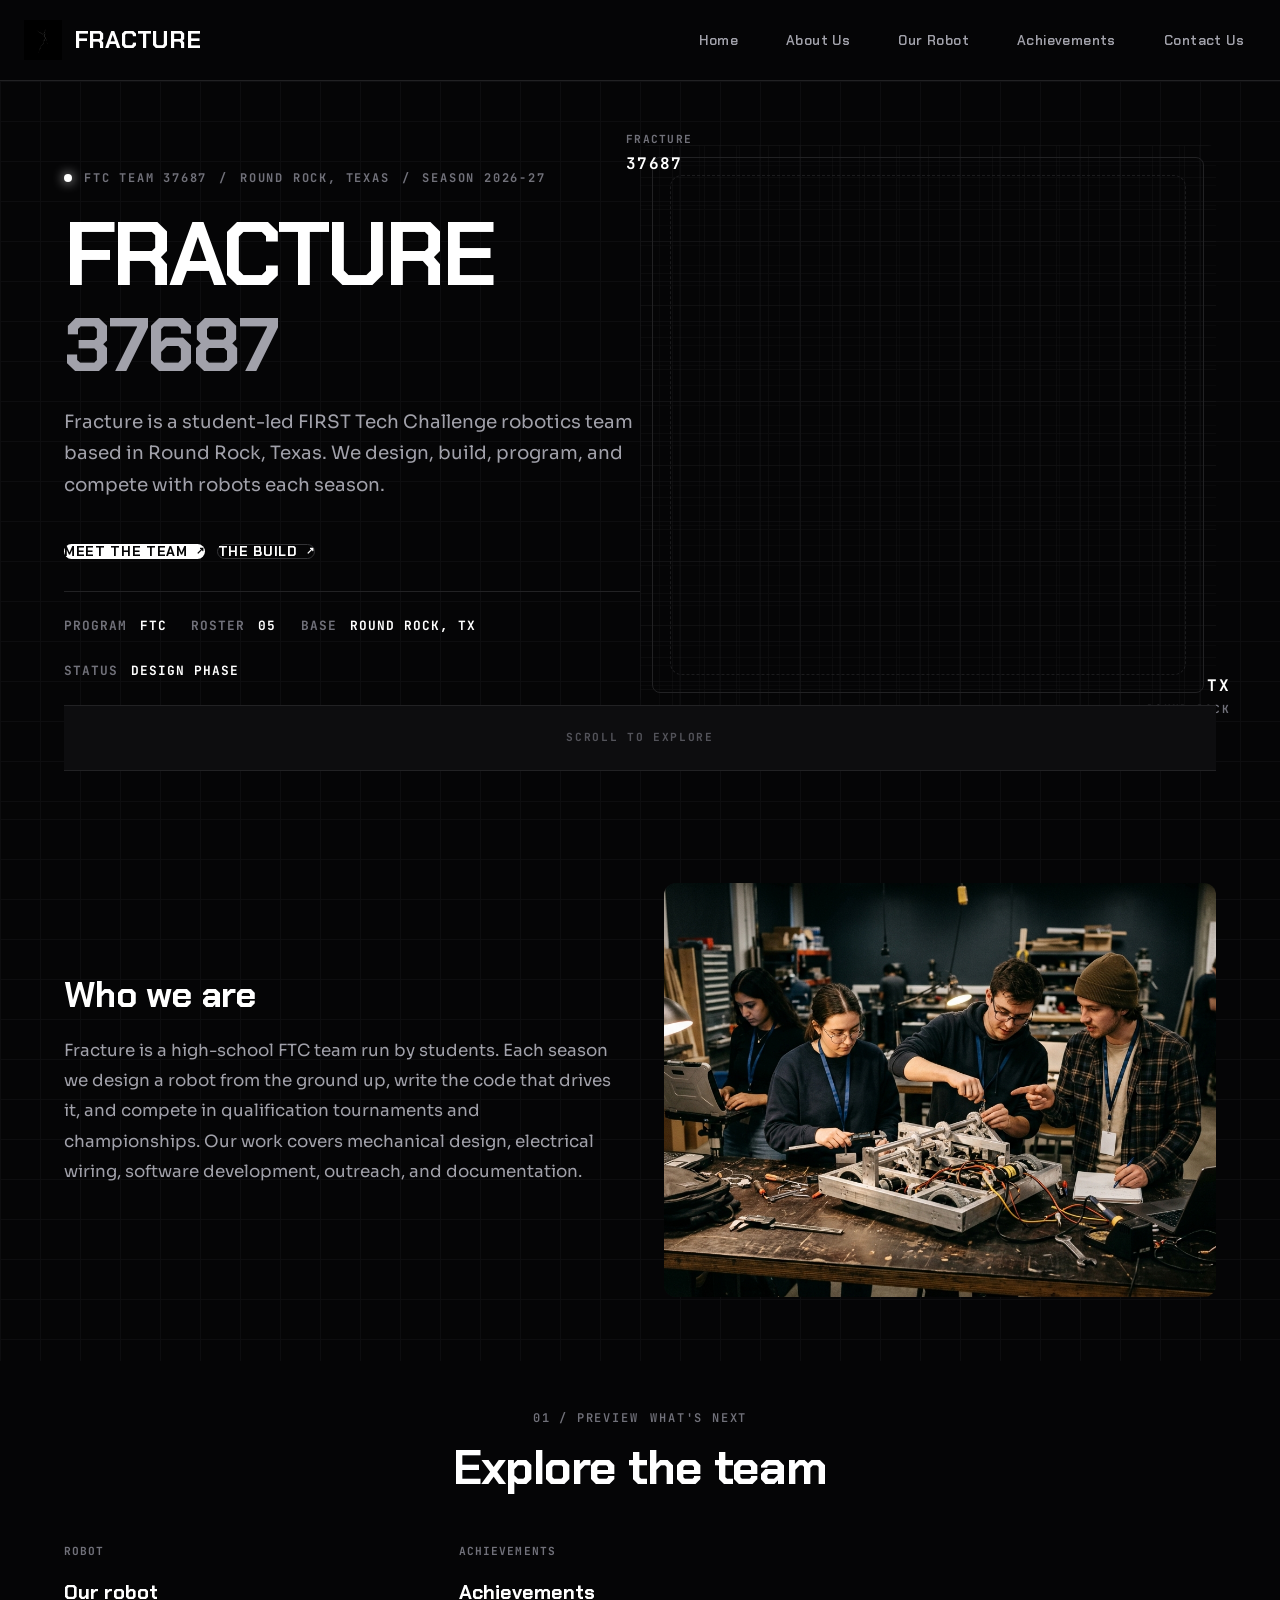
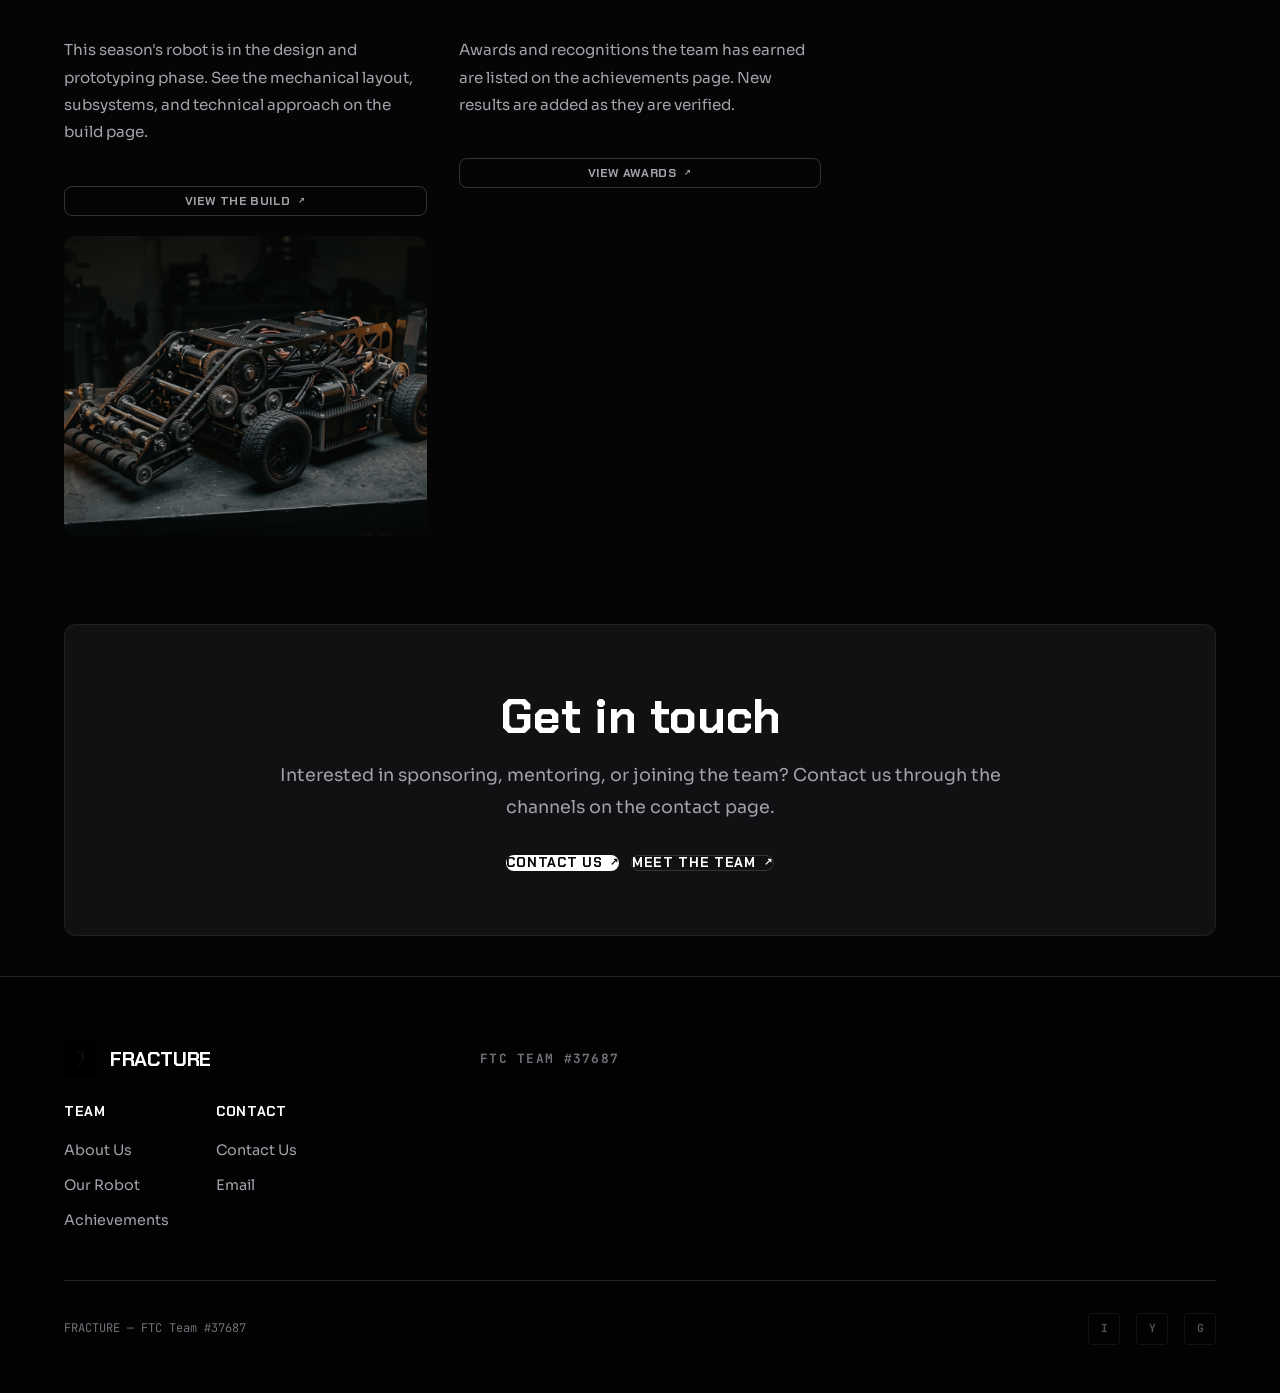
<file: index.html>
<!DOCTYPE html>
<html lang="en">
<head>
  <meta charset="utf-8" />
  <meta name="viewport" content="width=device-width, initial-scale=1" />
  <title>FRACTURE �?" FTC Team 37687</title>
  <meta name="description" content="Fracture is a student-led FIRST Tech Challenge robotics team based in Round Rock, Texas. Team 37687 designs, builds, programs, and competes with robots." />
  <meta name="theme-color" content="#050506" />
  <link rel="icon" type="image/svg+xml" href="data:image/svg+xml,%3Csvg xmlns='http://www.w3.org/2000/svg' viewBox='0 0 32 32'%3E%3Crect width='32' height='32' fill='%23050506'/%3E%3Cpath d='M8 8h16v16H8z' fill='%23ffffff'/%3E%3C/svg%3E" />
  <link rel="preconnect" href="https://fonts.googleapis.com" />
  <link rel="preconnect" href="https://gstatic.com" crossorigin />
  <link href="https://fonts.googleapis.com/css2?family=Chakra+Petch:wght@400;600;700;800&family=JetBrains+Mono:wght@400;500;700&family=Sora:wght@400;500;600&display=swap" rel="stylesheet" />
  <link rel="stylesheet" href="assets/css/base.css" />
  <link rel="stylesheet" href="assets/css/layout.css" />
  <link rel="stylesheet" href="assets/css/components.css" />
  <link rel="stylesheet" href="assets/css/pages.css" />
</head>
<body data-page="home">
  <a class="skip-link" href="#main">Skip to content</a>

  <header class="site-header" id="site-header"></header>

  <div class="page">
    <main id="main" class="main-content">

      <!-- Hero -->
      <section class="hero-home grid-bg" id="hero">
        <div class="container">
          <div class="hero-layout">
            <div class="hero-copy reveal reveal--up">
              <div class="hero-kicker">
                <span class="status-dot" aria-hidden="true"></span>
                <span>FTC TEAM 37687</span>
                <span class="slash">/</span>
                <span>ROUND ROCK, TEXAS</span>
                <span class="slash">/</span>
                <span>SEASON 2026-27</span>
              </div>

              <h1 class="hero-title display">
                <span class="hero-title-line">FRACTURE</span>
                <span class="hero-title-line hero-number">37687</span>
              </h1>

              <p class="hero-lede">
                Fracture is a student-led FIRST Tech Challenge robotics team based in Round Rock, Texas. We design, build, program, and compete with robots each season.
              </p>

              <div class="hero-actions">
                <a class="btn btn--primary" href="about.html">MEET THE TEAM <span class="btn-arrow" aria-hidden="true">&#8599;</span></a>
                <a class="btn btn--ghost" href="robot.html">THE BUILD <span class="btn-arrow" aria-hidden="true">&#8599;</span></a>
              </div>

              <div class="hero-specs">
                <span class="hero-spec">PROGRAM <strong>FTC</strong></span>
                <span class="hero-spec">ROSTER <strong>05</strong></span>
                <span class="hero-spec">BASE <strong>ROUND ROCK, TX</strong></span>
                <span class="hero-spec">STATUS <strong>DESIGN PHASE</strong></span>
              </div>
            </div>

            <div class="hero-visual reveal reveal--right">
              <div class="hero-graphic">
                <div class="graphic-frame"></div>
                <div class="graphic-mark"></div>
                <div class="graphic-lines"></div>
                <div class="graphic-grid"></div>
                <div class="graphic-tag graphic-tag--tl">
                  <span>FRACTURE</span>
                  <strong>37687</strong>
                </div>
                <div class="graphic-tag graphic-tag--br">
                  <span>ROUND ROCK</span>
                  <strong>TX</strong>
                </div>
              </div>
            </div>
          </div>

          <div class="stat-band-wrap">
            <div class="stat-band reveal reveal--up" id="home-kpi-strip"></div>
          </div>

          <div class="hero-scroll">SCROLL TO EXPLORE</div>
        </div>
      </section>

      <!-- Introduction -->
      <section class="section home-intro grid-bg" id="intro">
        <div class="container">
          <div class="split split--reverse">
            <div class="split__copy reveal reveal--left">
              <h2 class="split__heading">Who we are</h2>
              <p class="split__body">
                Fracture is a high-school FTC team run by students. Each season we design a robot from the ground up, write the code that drives it, and compete in qualification tournaments and championships. Our work covers mechanical design, electrical wiring, software development, outreach, and documentation.
              </p>
            </div>
            <div class="split__visual reveal reveal--right">
              <figure class="figure ratio-4-3">
                <img
                  src="assets/images/team/workshop-collab.jpg"
                  alt="Team collaborating in the workshop"
                  loading="lazy"
                  decoding="async"
                />
              </figure>
            </div>
          </div>
        </div>
      </section>

      <!-- Previews -->
      <section class="section home-preview section--compact" id="previews">
        <div class="container">
          <div class="section-head section-head--center">
            <div class="section-head__label">
              <span>01 / PREVIEW</span>
              <span>WHAT'S NEXT</span>
            </div>
            <div class="section-head__main">
              <h2 class="section-title">Explore the team</h2>
            </div>
          </div>

          <div class="preview-row">
            <div class="preview-item reveal reveal--up">
              <div class="preview-item__meta">ROBOT</div>
              <h3 class="preview-item__heading">Our robot</h3>
              <p class="preview-item__body">
                This season's robot is in the design and prototyping phase. See the mechanical layout, subsystems, and technical approach on the build page.
              </p>
              <a class="btn btn--outline btn-sm" href="robot.html">VIEW THE BUILD <span class="btn-arrow" aria-hidden="true">&#8599;</span></a>
              <div class="preview-item__figure">
                <img
                  src="assets/images/robot/hero-chassis.jpg"
                  alt="Robot chassis reference"
                  loading="lazy"
                  decoding="async"
                />
              </div>
            </div>

            <div class="preview-item reveal reveal--up">
              <div class="preview-item__meta">ACHIEVEMENTS</div>
              <h3 class="preview-item__heading">Achievements</h3>
              <p class="preview-item__body">
                Awards and recognitions the team has earned are listed on the achievements page. New results are added as they are verified.
              </p>
              <a class="btn btn--outline btn-sm" href="achievements.html">VIEW AWARDS <span class="btn-arrow" aria-hidden="true">&#8599;</span></a>
            </div>
          </div>
        </div>
      </section>

      <!-- Call to action -->
      <section class="section section--small" id="cta">
        <div class="container">
          <div class="cta reveal reveal--up">
            <h2 class="cta__heading">Get in touch</h2>
            <p class="cta__body">
              Interested in sponsoring, mentoring, or joining the team? Contact us through the channels on the contact page.
            </p>
            <div class="cta__actions">
              <a class="btn btn--primary" href="contact.html">CONTACT US <span class="btn-arrow" aria-hidden="true">&#8599;</span></a>
              <a class="btn btn--ghost" href="about.html">MEET THE TEAM <span class="btn-arrow" aria-hidden="true">&#8599;</span></a>
            </div>
          </div>
        </div>
      </section>

    </main>
  </div>

  <footer class="site-footer" id="site-footer"></footer>

  <script src="assets/js/content.js"></script>
  <script src="assets/js/main.js"></script>
</body>
</html>
</file>
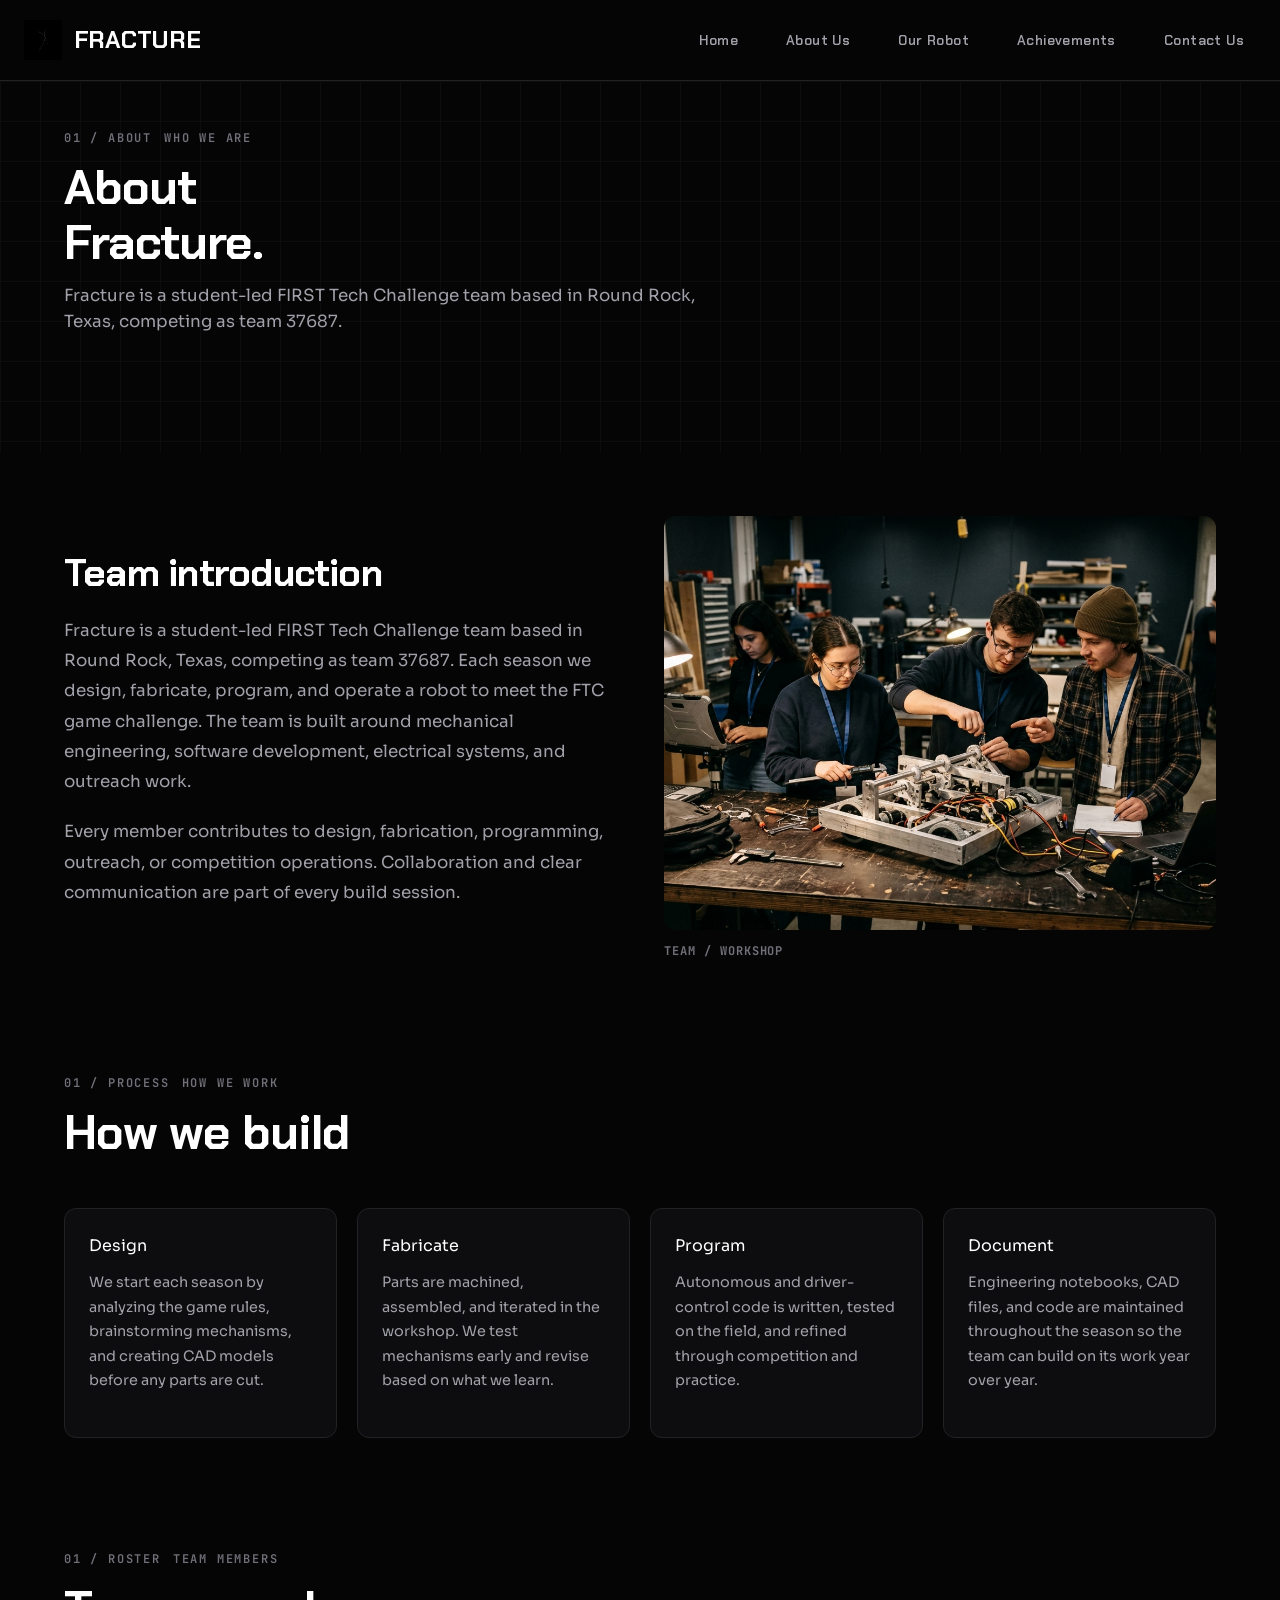
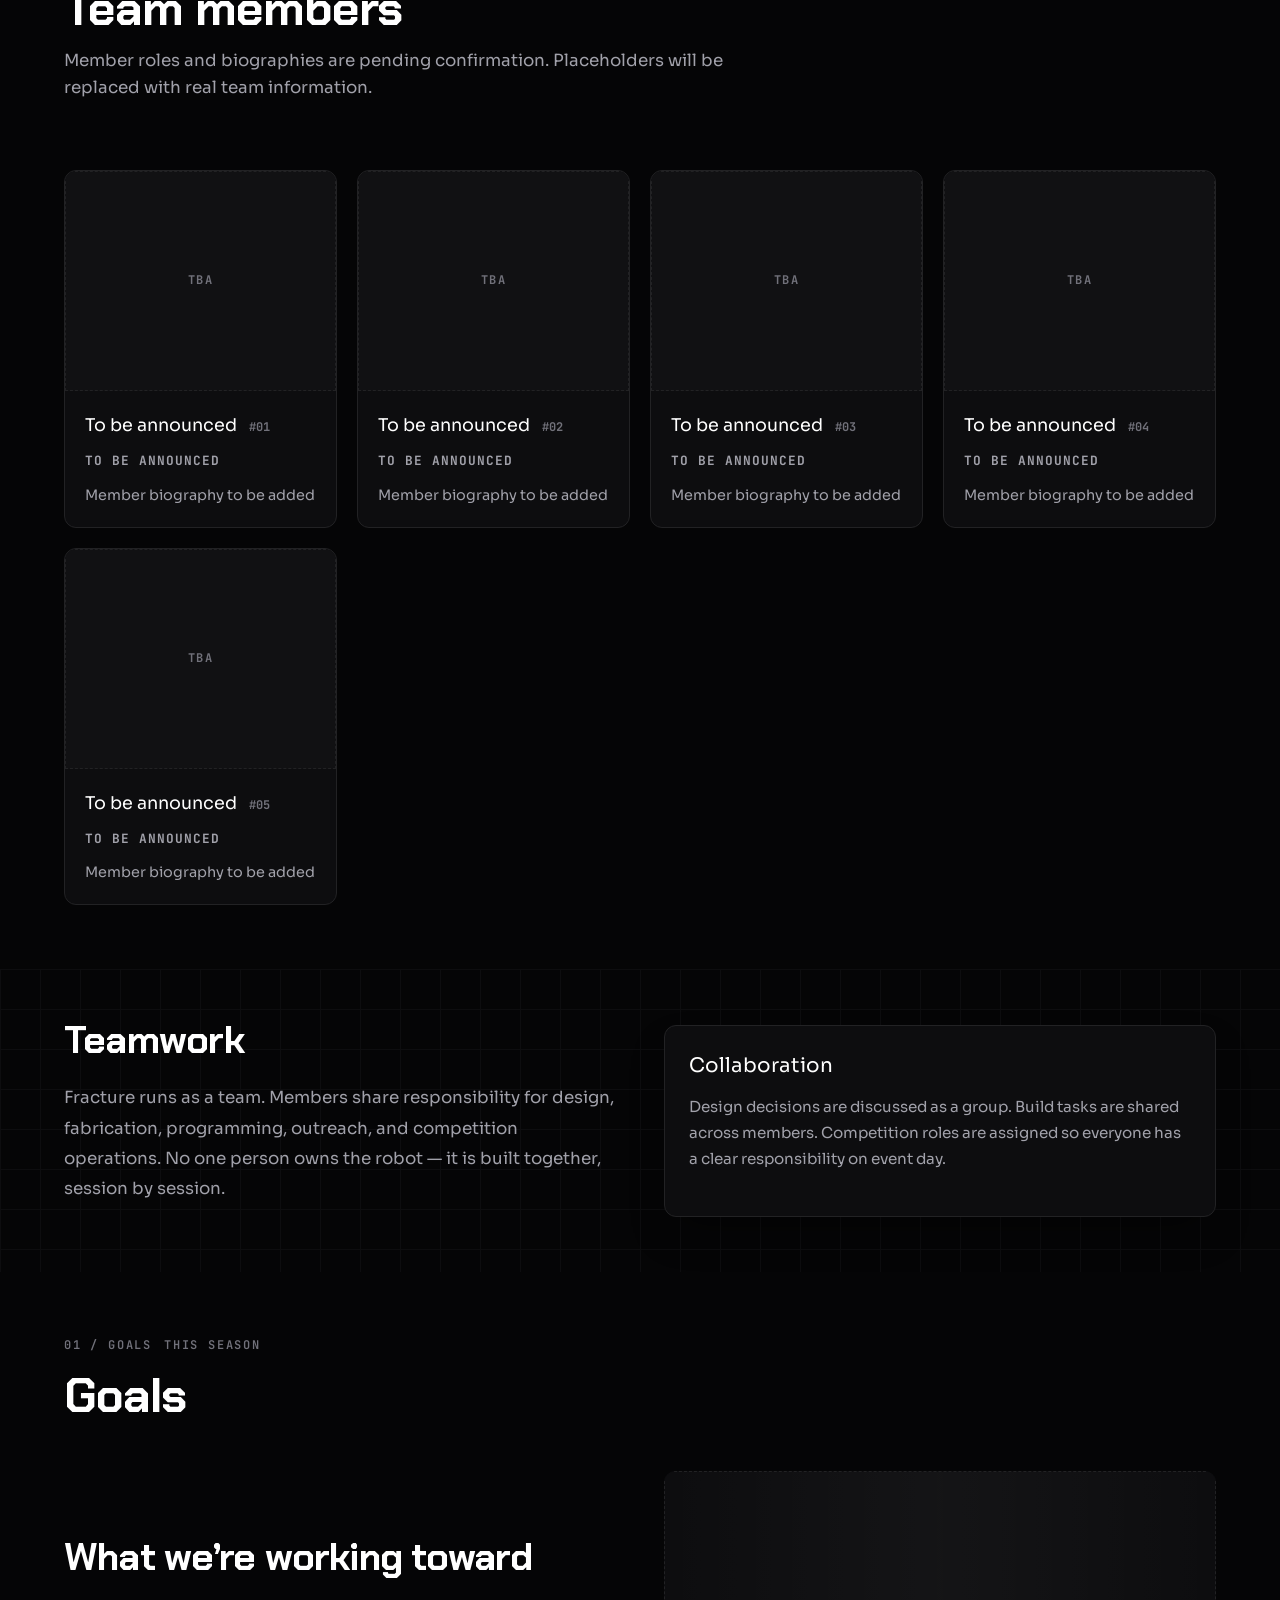
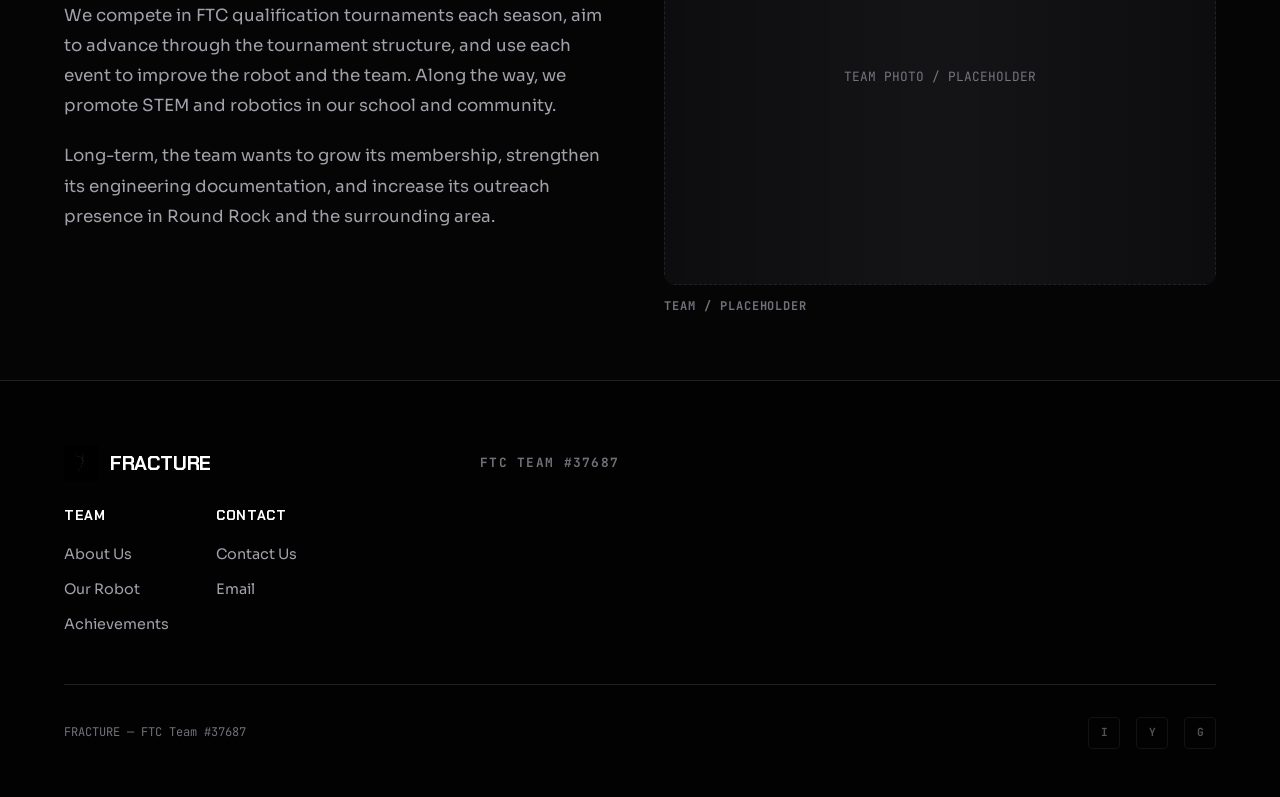
<file: about.html>
<!DOCTYPE html>
<html lang="en">
<head>
  <meta charset="utf-8" />
  <meta name="viewport" content="width=device-width, initial-scale=1" />
  <title>About Us �?" FRACTURE FTC Team 37687</title>
  <meta name="description" content="Fracture is a student-led FIRST Tech Challenge robotics team based in Round Rock, Texas. Learn about the team, our approach, and our members." />
  <meta name="theme-color" content="#050506" />
  <link rel="icon" type="image/svg+xml" href="data:image/svg+xml,%3Csvg xmlns='http://www.w3.org/2000/svg' viewBox='0 0 32 32'%3E%3Crect width='32' height='32' fill='%23050506'/%3E%3Cpath d='M8 8h16v16H8z' fill='%23ffffff'/%3E%3C/svg%3E" />
  <link rel="preconnect" href="https://fonts.googleapis.com" />
  <link rel="preconnect" href="https://gstatic.com" crossorigin />
  <link href="https://fonts.googleapis.com/css2?family=Chakra+Petch:wght@400;600;700;800&family=JetBrains+Mono:wght@400;500;700&family=Sora:wght@400;500;600&display=swap" rel="stylesheet" />
  <link rel="stylesheet" href="assets/css/base.css" />
  <link rel="stylesheet" href="assets/css/layout.css" />
  <link rel="stylesheet" href="assets/css/components.css" />
  <link rel="stylesheet" href="assets/css/pages.css" />
</head>
<body data-page="about">
  <a class="skip-link" href="#main">Skip to content</a>

  <header class="site-header" id="site-header"></header>

  <div class="page">
    <main id="main" class="main-content">

      <!-- Page header -->
      <section class="section section--compact grid-bg" id="about-hero">
        <div class="container">
          <div class="section-head section-head--left reveal reveal--up">
            <div class="section-head__label">
              <span>01 / ABOUT</span>
              <span>WHO WE ARE</span>
            </div>
            <div class="section-head__main">
              <h2 class="section-title">About<br />Fracture.</h2>
            </div>
            <div class="section-head__aside">
              <p>Fracture is a student-led FIRST Tech Challenge team based in Round Rock, Texas, competing as team 37687.</p>
            </div>
          </div>
        </div>
      </section>

      <!-- Introduction -->
      <section class="section" id="about-intro">
        <div class="container">
          <div class="split">
            <div class="split__copy reveal reveal--left">
              <h2 class="split__heading">Team introduction</h2>
              <p class="split__body">
                Fracture is a student-led FIRST Tech Challenge team based in Round Rock, Texas, competing as team 37687. Each season we design, fabricate, program, and operate a robot to meet the FTC game challenge. The team is built around mechanical engineering, software development, electrical systems, and outreach work.
              </p>
              <p class="split__body">
                Every member contributes to design, fabrication, programming, outreach, or competition operations. Collaboration and clear communication are part of every build session.
              </p>
            </div>
            <div class="split__visual reveal reveal--right">
              <figure class="figure ratio-4-3">
                <img
                  src="assets/images/team/workshop-collab.jpg"
                  alt="Team working together in the workshop"
                  loading="lazy"
                  decoding="async"
                />
              </figure>
              <div class="figure-caption">TEAM / WORKSHOP</div>
            </div>
          </div>
        </div>
      </section>

      <!-- How we build -->
      <section class="section section--compact" id="about-approach">
        <div class="container">
          <div class="section-head section-head--left reveal reveal--up">
            <div class="section-head__label">
              <span>01 / PROCESS</span>
              <span>HOW WE WORK</span>
            </div>
            <div class="section-head__main">
              <h2 class="section-title">How we build</h2>
            </div>
          </div>

          <div class="activity-grid">
            <div class="activity-item reveal reveal--up">
              <div class="activity-item__title">Design</div>
              <p class="activity-item__body">
                We start each season by analyzing the game rules, brainstorming mechanisms, and creating CAD models before any parts are cut.
              </p>
            </div>
            <div class="activity-item reveal reveal--up">
              <div class="activity-item__title">Fabricate</div>
              <p class="activity-item__body">
                Parts are machined, assembled, and iterated in the workshop. We test mechanisms early and revise based on what we learn.
              </p>
            </div>
            <div class="activity-item reveal reveal--up">
              <div class="activity-item__title">Program</div>
              <p class="activity-item__body">
                Autonomous and driver-control code is written, tested on the field, and refined through competition and practice.
              </p>
            </div>
            <div class="activity-item reveal reveal--up">
              <div class="activity-item__title">Document</div>
              <p class="activity-item__body">
                Engineering notebooks, CAD files, and code are maintained throughout the season so the team can build on its work year over year.
              </p>
            </div>
          </div>
        </div>
      </section>

      <!-- Team members -->
      <section class="section" id="about-members">
        <div class="container">
          <div class="section-head section-head--left reveal reveal--up">
            <div class="section-head__label">
              <span>01 / ROSTER</span>
              <span>TEAM MEMBERS</span>
            </div>
            <div class="section-head__main">
              <h2 class="section-title">Team members</h2>
            </div>
            <div class="section-head__aside">
              <p>Member roles and biographies are pending confirmation. Placeholders will be replaced with real team information.</p>
            </div>
          </div>

          <div class="member-grid" id="member-list">
            <!-- Members rendered by script -->
          </div>
        </div>
      </section>

      <!-- Teamwork -->
      <section class="section section--compact grid-bg" id="about-teamwork">
        <div class="container">
          <div class="split split--reverse">
            <div class="split__copy reveal reveal--left">
              <h2 class="split__heading">Teamwork</h2>
              <p class="split__body">
                Fracture runs as a team. Members share responsibility for design, fabrication, programming, outreach, and competition operations. No one person owns the robot — it is built together, session by session.
              </p>
            </div>
            <div class="split__visual reveal reveal--right">
              <div class="card card--raised reveal reveal--up">
                <div class="card__title">Collaboration</div>
                <p class="card__body">
                  Design decisions are discussed as a group. Build tasks are shared across members. Competition roles are assigned so everyone has a clear responsibility on event day.
                </p>
              </div>
            </div>
          </div>
        </div>
      </section>

      <!-- Goals -->
      <section class="section" id="about-goals">
        <div class="container">
          <div class="section-head section-head--left reveal reveal--up">
            <div class="section-head__label">
              <span>01 / GOALS</span>
              <span>THIS SEASON</span>
            </div>
            <div class="section-head__main">
              <h2 class="section-title">Goals</h2>
            </div>
          </div>

          <div class="split">
            <div class="split__copy reveal reveal--left">
              <h2 class="split__heading">What we&rsquo;re working toward</h2>
              <p class="split__body">
                We compete in FTC qualification tournaments each season, aim to advance through the tournament structure, and use each event to improve the robot and the team. Along the way, we promote STEM and robotics in our school and community.
              </p>
              <p class="split__body">
                Long-term, the team wants to grow its membership, strengthen its engineering documentation, and increase its outreach presence in Round Rock and the surrounding area.
              </p>
            </div>
            <div class="split__visual reveal reveal--right">
              <figure class="figure ratio-4-3">
                <div class="image-placeholder" style="height:100%; width:100%; display:flex; align-items:center; justify-content:center;">
                  <span style="font-family:var(--font-mono); font-size:0.8rem; color:var(--color-text-tertiary);">TEAM PHOTO / PLACEHOLDER</span>
                </div>
              </figure>
              <div class="figure-caption">TEAM / PLACEHOLDER</div>
            </div>
          </div>
        </div>
      </section>

    </main>
  </div>

  <footer class="site-footer" id="site-footer"></footer>

  <script src="assets/js/content.js"></script>
  <script src="assets/js/main.js"></script>
  <script>
    /* Render team member placeholders */
    (function () {
      const container = document.getElementById("member-list");
      if (!container) return;
      const members = (window.FRACTURE_CONTENT && window.FRACTURE_CONTENT.about && window.FRACTURE_CONTENT.about.members) || [];
      container.innerHTML = members.map((m, i) => `
        <div class="member-card reveal reveal--up" style="--i:${i}">
          <div class="member__photo">
            ${m.photo ? `<img src="${m.photo}" alt="${m.name}" loading="lazy" decoding="async">` : `<div class="member__photo-placeholder">${m.initials || "TBA"}</div>`}
          </div>
          <div class="member__content">
            <div class="member__header">
              <span class="member__name">${m.name || "To be announced"}</span>
              <span class="member__number">#${m.number || "00"}</span>
            </div>
            <div class="member__role">${m.role || "To be announced"}</div>
            <div class="member__focus">${m.focus || "Member biography to be added"}</div>
          </div>
        </div>
      `).join("");
    })();
  </script>
</body>
</html>
</file>
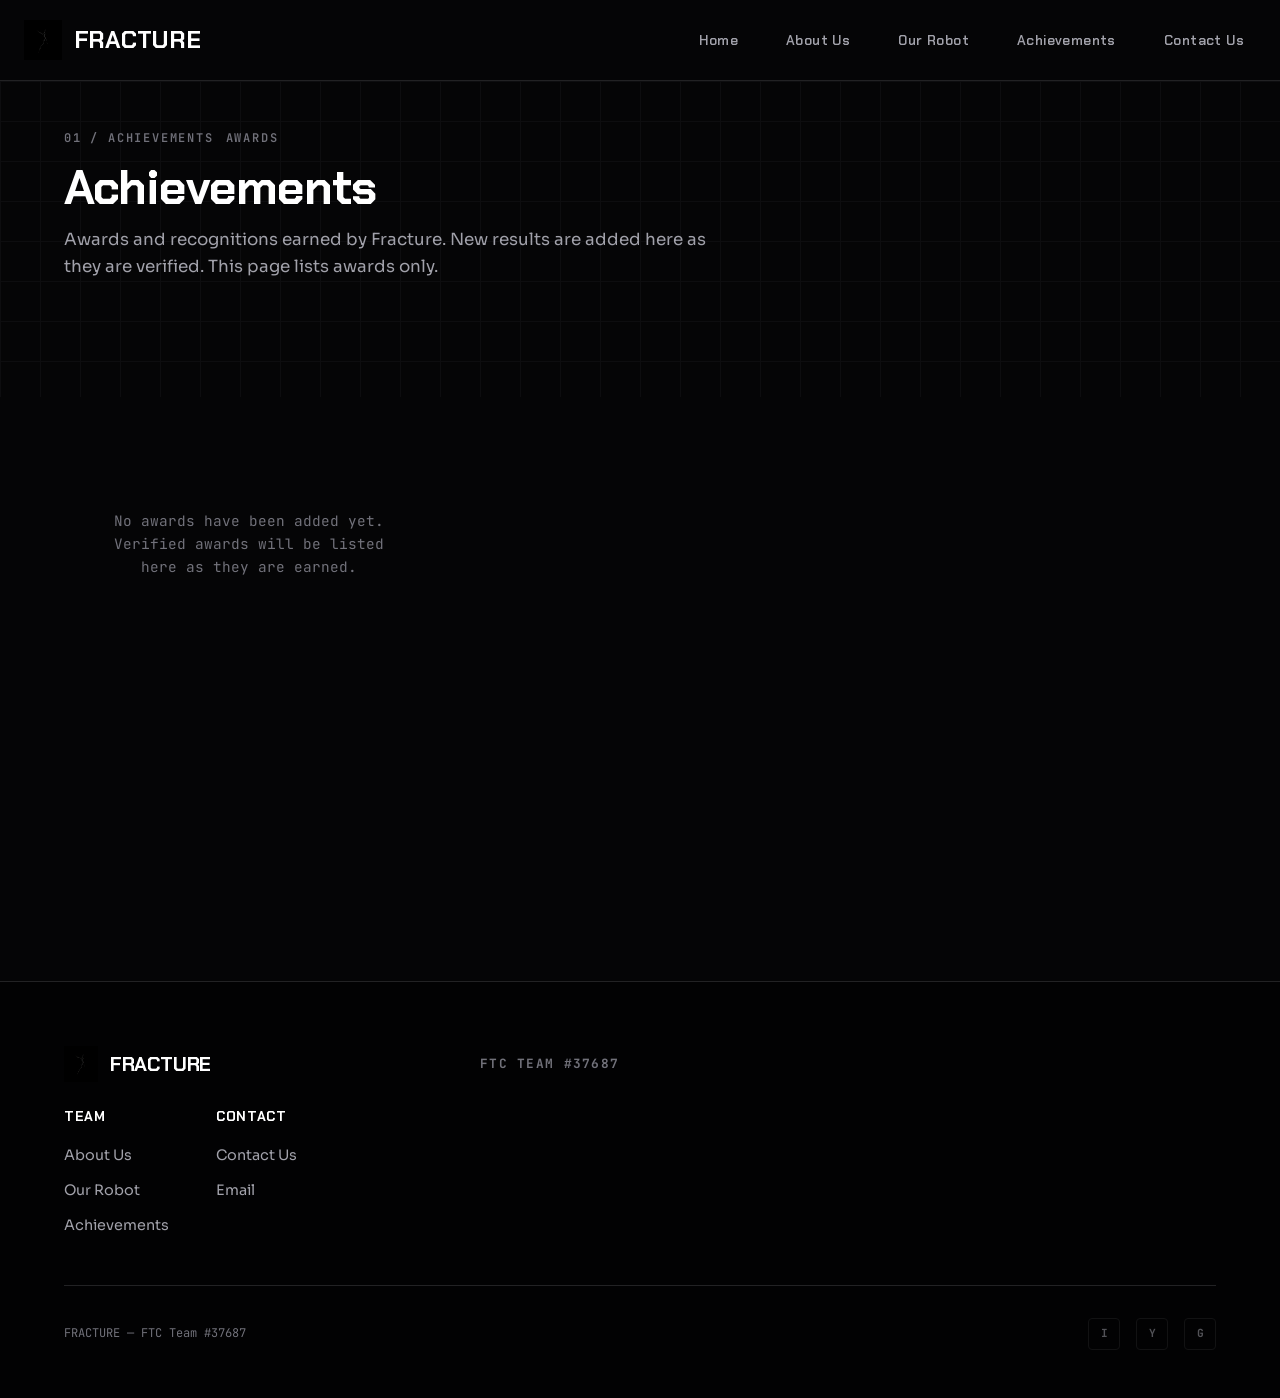
<file: achievements.html>
<!DOCTYPE html>
<html lang="en">
<head>
  <meta charset="utf-8" />
  <meta name="viewport" content="width=device-width, initial-scale=1" />
  <title>Achievements �?" FRACTURE FTC Team 37687</title>
  <meta name="description" content="Fracture FTC Team 37687 awards and recognitions. New awards are added as they are verified." />
  <meta name="theme-color" content="#050506" />
  <link rel="icon" type="image/svg+xml" href="data:image/svg+xml,%3Csvg xmlns='http://www.w3.org/2000/svg' viewBox='0 0 32 32'%3E%3Crect width='32' height='32' fill='%23050506'/%3E%3Cpath d='M8 8h16v16H8z' fill='%23ffffff'/%3E%3C/svg%3E" />
  <link rel="preconnect" href="https://fonts.googleapis.com" />
  <link rel="preconnect" href="https://gstatic.com" crossorigin />
  <link href="https://fonts.googleapis.com/css2?family=Chakra+Petch:wght@400;600;700;800&family=JetBrains+Mono:wght@400;500;700&family=Sora:wght@400;500;600&display=swap" rel="stylesheet" />
  <link rel="stylesheet" href="assets/css/base.css" />
  <link rel="stylesheet" href="assets/css/layout.css" />
  <link rel="stylesheet" href="assets/css/components.css" />
  <link rel="stylesheet" href="assets/css/pages.css" />
</head>
<body data-page="achievements">
  <a class="skip-link" href="#main">Skip to content</a>

  <header class="site-header" id="site-header"></header>

  <div class="page">
    <main id="main" class="main-content">

      <!-- Page header -->
      <section class="section section--compact grid-bg" id="achievements-hero">
        <div class="container">
          <div class="section-head section-head--left reveal reveal--up">
            <div class="section-head__label">
              <span>01 / ACHIEVEMENTS</span>
              <span>AWARDS</span>
            </div>
            <div class="section-head__main">
              <h2 class="section-title">Achievements</h2>
            </div>
            <div class="section-head__aside">
              <p>Awards and recognitions earned by Fracture. New results are added here as they are verified. This page lists awards only.</p>
            </div>
          </div>
        </div>
      </section>

      <!-- Awards -->
      <section class="section" id="achievements-list">
        <div class="container">
          <div class="award-grid" id="award-list">
            <!-- Rendered by script -->
          </div>
        </div>
      </section>

    </main>
  </div>

  <footer class="site-footer" id="site-footer"></footer>

  <script src="assets/js/content.js"></script>
  <script src="assets/js/main.js"></script>
  <script>
    /* Render awards from centralized content file */
    (function () {
      const CONTENT = window.FRACTURE_CONTENT || {};
      const achievements = CONTENT.achievements || {};
      const container = document.getElementById("award-list");
      if (!container) return;

      const awards = achievements.awards || [];

      if (awards.length) {
        container.innerHTML = awards.map((award) => `
          <div class="award-card reveal reveal--up">
            <div class="award__title">${award.title}</div>
            <div class="award__meta">
              <span>${award.event || "Event to be confirmed"}</span>
              <span>${award.season || "Season to be confirmed"}</span>
            </div>
            ${award.detail ? `<p class="award__body">${award.detail}</p>` : ""}
          </div>
        `).join("");
      } else {
        container.innerHTML = `
          <div class="no-awards reveal reveal--up">
            No awards have been added yet. Verified awards will be listed here as they are earned.
          </div>
        `;
      }
    })();
  </script>
</body>
</html>
</file>
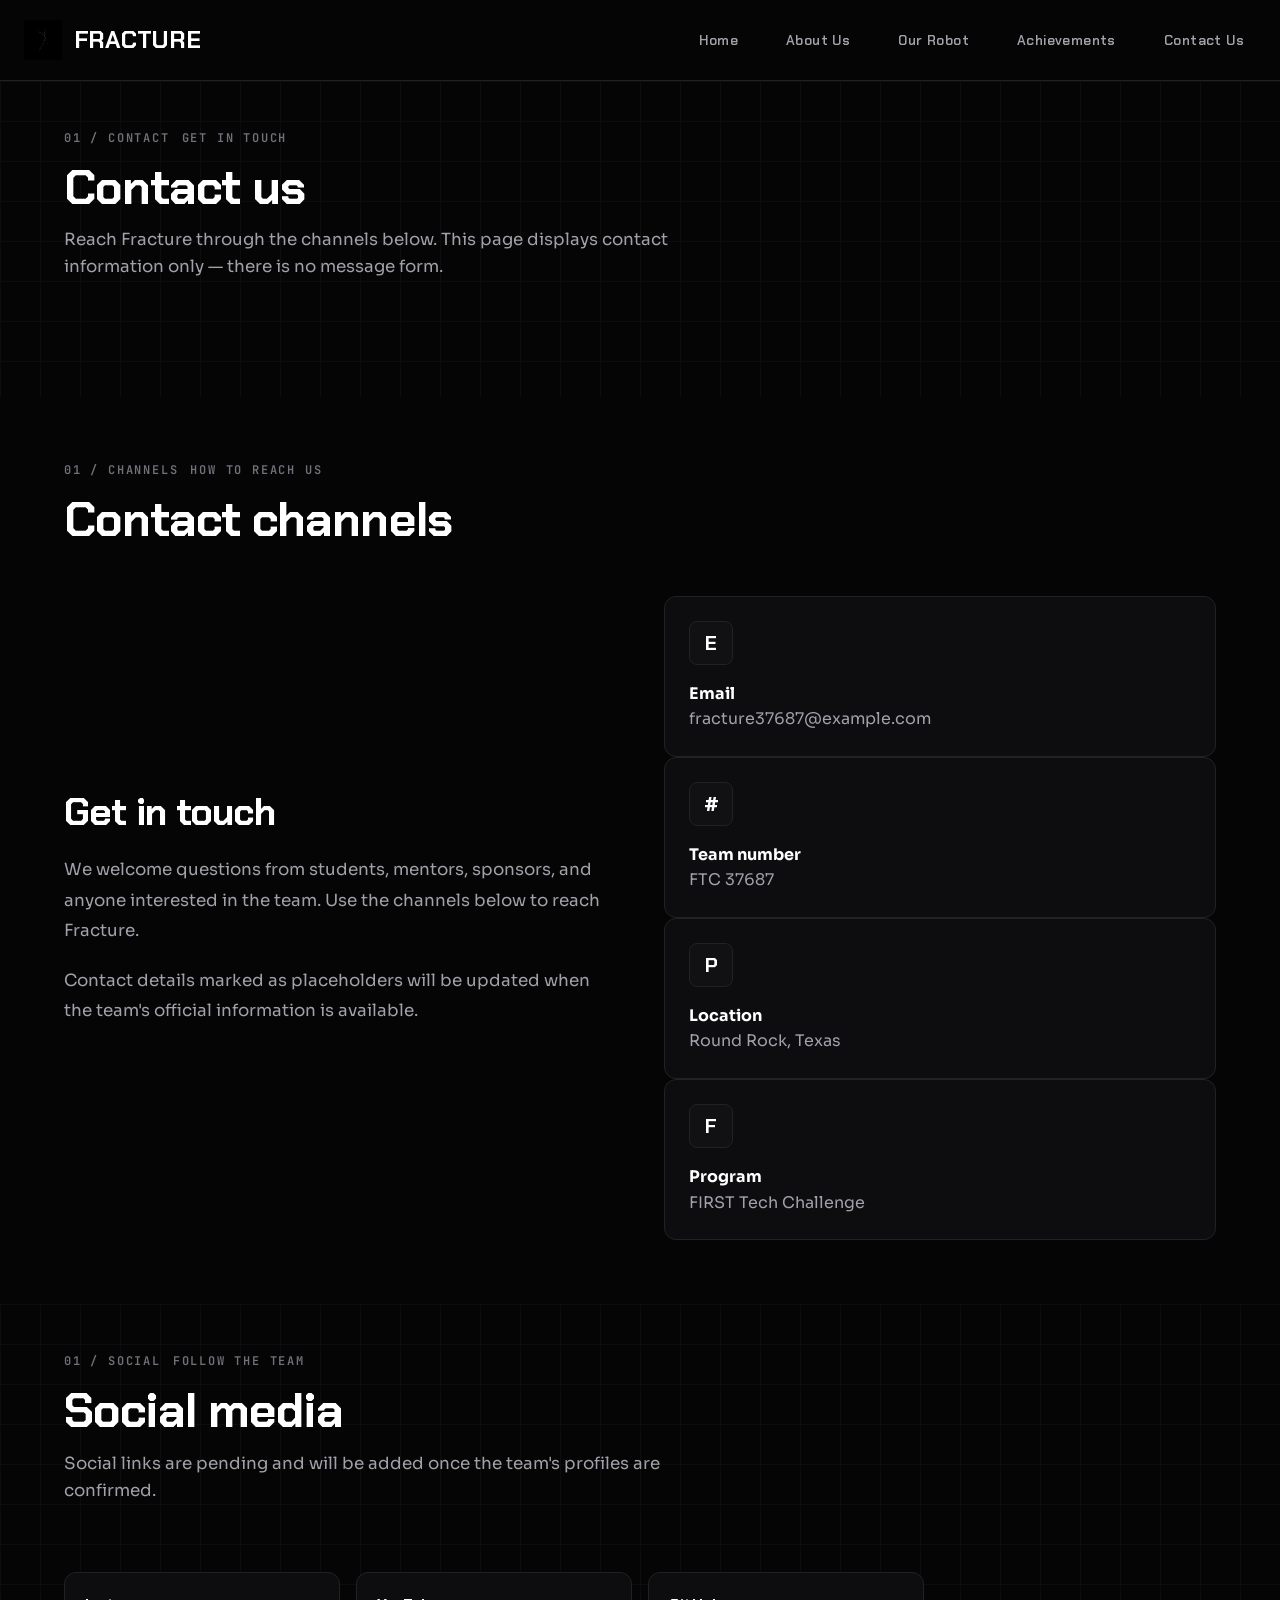
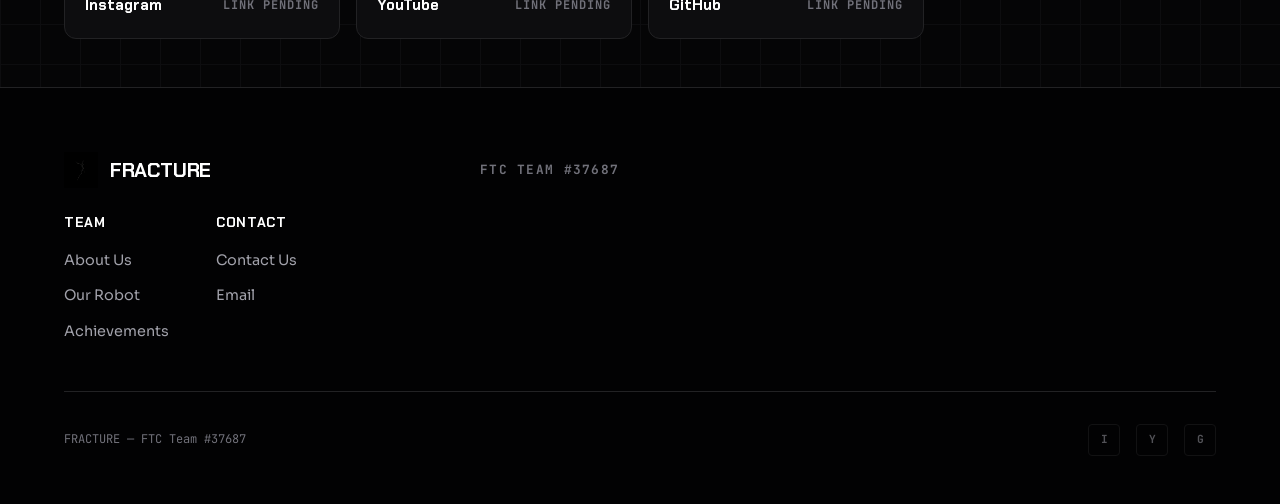
<file: contact.html>
<!DOCTYPE html>
<html lang="en">
<head>
  <meta charset="utf-8" />
  <meta name="viewport" content="width=device-width, initial-scale=1" />
  <title>Contact Us �?" FRACTURE FTC Team 37687</title>
  <meta name="description" content="Contact Fracture FTC Team 37687. Email, location, and social media channels." />
  <meta name="theme-color" content="#050506" />
  <link rel="icon" type="image/svg+xml" href="data:image/svg+xml,%3Csvg xmlns='http://www.w3.org/2000/svg' viewBox='0 0 32 32'%3E%3Crect width='32' height='32' fill='%23050506'/%3E%3Cpath d='M8 8h16v16H8z' fill='%23ffffff'/%3E%3C/svg%3E" />
  <link rel="preconnect" href="https://fonts.googleapis.com" />
  <link rel="preconnect" href="https://gstatic.com" crossorigin />
  <link href="https://fonts.googleapis.com/css2?family=Chakra+Petch:wght@400;600;700;800&family=JetBrains+Mono:wght@400;500;700&family=Sora:wght@400;500;600&display=swap" rel="stylesheet" />
  <link rel="stylesheet" href="assets/css/base.css" />
  <link rel="stylesheet" href="assets/css/layout.css" />
  <link rel="stylesheet" href="assets/css/components.css" />
  <link rel="stylesheet" href="assets/css/pages.css" />
</head>
<body data-page="contact">
  <a class="skip-link" href="#main">Skip to content</a>

  <header class="site-header" id="site-header"></header>

  <div class="page">
    <main id="main" class="main-content">

      <!-- Page header -->
      <section class="section section--compact grid-bg" id="contact-hero">
        <div class="container">
          <div class="section-head section-head--left reveal reveal--up">
            <div class="section-head__label">
              <span>01 / CONTACT</span>
              <span>GET IN TOUCH</span>
            </div>
            <div class="section-head__main">
              <h2 class="section-title">Contact us</h2>
            </div>
            <div class="section-head__aside">
              <p>Reach Fracture through the channels below. This page displays contact information only — there is no message form.</p>
            </div>
          </div>
        </div>
      </section>

      <!-- Contact channels -->
      <section class="section" id="contact-channels">
        <div class="container">
          <div class="section-head section-head--left reveal reveal--up">
            <div class="section-head__label">
              <span>01 / CHANNELS</span>
              <span>HOW TO REACH US</span>
            </div>
            <div class="section-head__main">
              <h2 class="section-title">Contact channels</h2>
            </div>
          </div>

          <div class="split">
            <div class="split__copy reveal reveal--left">
              <h2 class="split__heading">Get in touch</h2>
              <p class="split__body">
                We welcome questions from students, mentors, sponsors, and anyone interested in the team. Use the channels below to reach Fracture.
              </p>
              <p class="split__body">
                Contact details marked as placeholders will be updated when the team's official information is available.
              </p>
            </div>
            <div class="split__visual reveal reveal--right">
              <div class="contact-grid" id="contact-list">
                <!-- Rendered by script -->
              </div>
            </div>
          </div>
        </div>
      </section>

      <!-- Social media -->
      <section class="section section--compact grid-bg" id="contact-socials">
        <div class="container">
          <div class="section-head section-head--left reveal reveal--up">
            <div class="section-head__label">
              <span>01 / SOCIAL</span>
              <span>FOLLOW THE TEAM</span>
            </div>
            <div class="section-head__main">
              <h2 class="section-title">Social media</h2>
            </div>
            <div class="section-head__aside">
              <p>Social links are pending and will be added once the team's profiles are confirmed.</p>
            </div>
          </div>

          <div class="social-grid" id="social-list">
            <!-- Rendered by script -->
          </div>
        </div>
      </section>

    </main>
  </div>

  <footer class="site-footer" id="site-footer"></footer>

  <script src="assets/js/content.js"></script>
  <script src="assets/js/main.js"></script>
  <script>
    /* Render contact page content from centralized content file */
    (function () {
      const CONTENT = window.FRACTURE_CONTENT || {};
      const contact = CONTENT.contact || {};
      const ID = CONTENT.identity || {};

      // Contact channels
      const contactList = document.getElementById("contact-list");
      if (contactList && contact.channels) {
        contactList.innerHTML = contact.channels.map((ch) => `
          <div class="contact-card reveal reveal--up">
            <div class="contact__icon">${ch.icon}</div>
            <div>
              <div class="contact__title">${ch.title}</div>
              <div class="contact__value">${ch.value}</div>
            </div>
          </div>
        `).join("");
      }

      // Social media
      const socialList = document.getElementById("social-list");
      if (socialList && contact.socials) {
        socialList.innerHTML = contact.socials.map((s) => {
          const hasUrl = !!s.url;
          return `
            <div class="social-item reveal reveal--up">
              <span class="social-item__label">${s.label}</span>
              ${hasUrl
                ? `<a href="${s.url}" class="btn btn--ghost btn-sm" target="_blank" rel="noopener">View profile <span class="btn-arrow" aria-hidden="true">&#8599;</span></a>`
                : `<span class="social-item__status">Link pending</span>`}
            </div>
          `;
        }).join("");
      }

      // Fallback if no contact content loaded
      if (!contact.channels || contact.channels.length === 0) {
        if (contactList) {
          contactList.innerHTML = `
            <div class="contact-card reveal reveal--up">
              <div class="contact__icon">E</div>
              <div>
                <div class="contact__title">Email</div>
                <div class="contact__value">${ID.contactEmail || "fracture37687@example.com"}</div>
              </div>
            </div>
          `;
        }
      }
    })();
  </script>
</body>
</html>
</file>
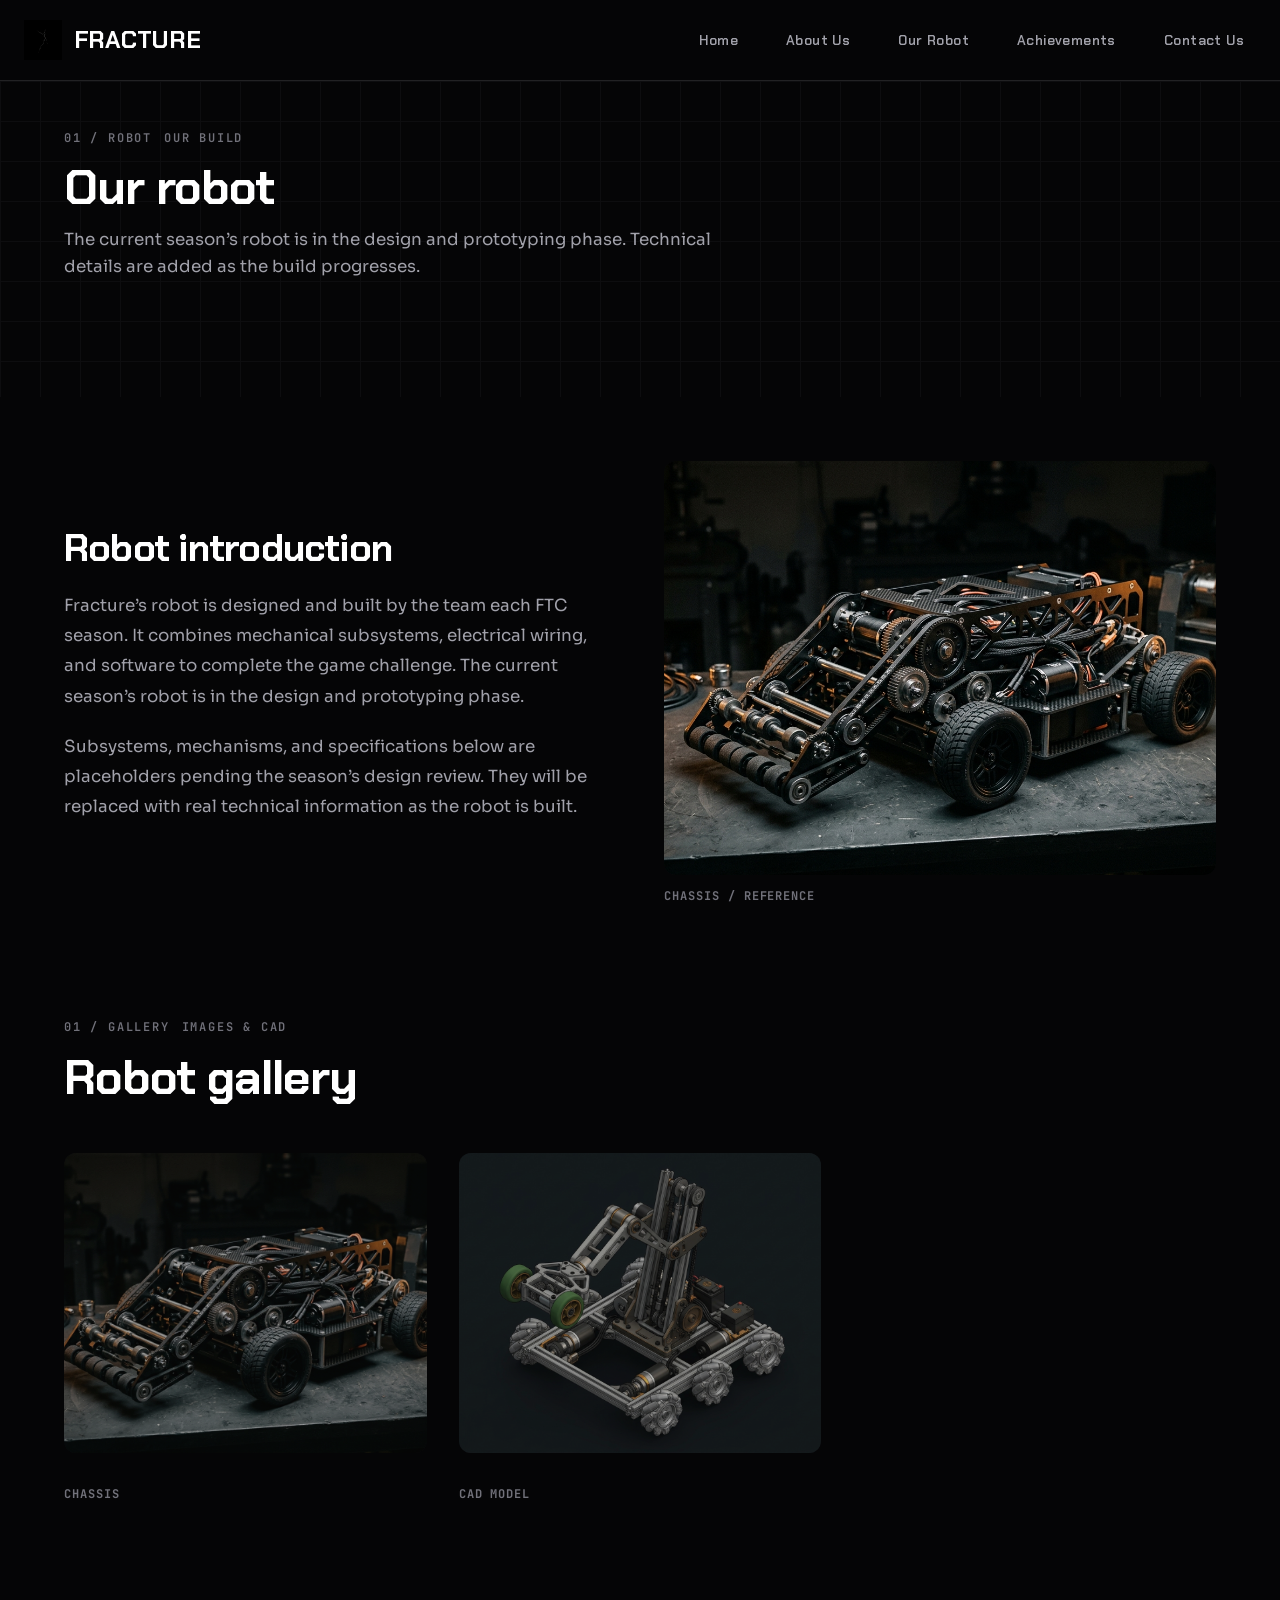
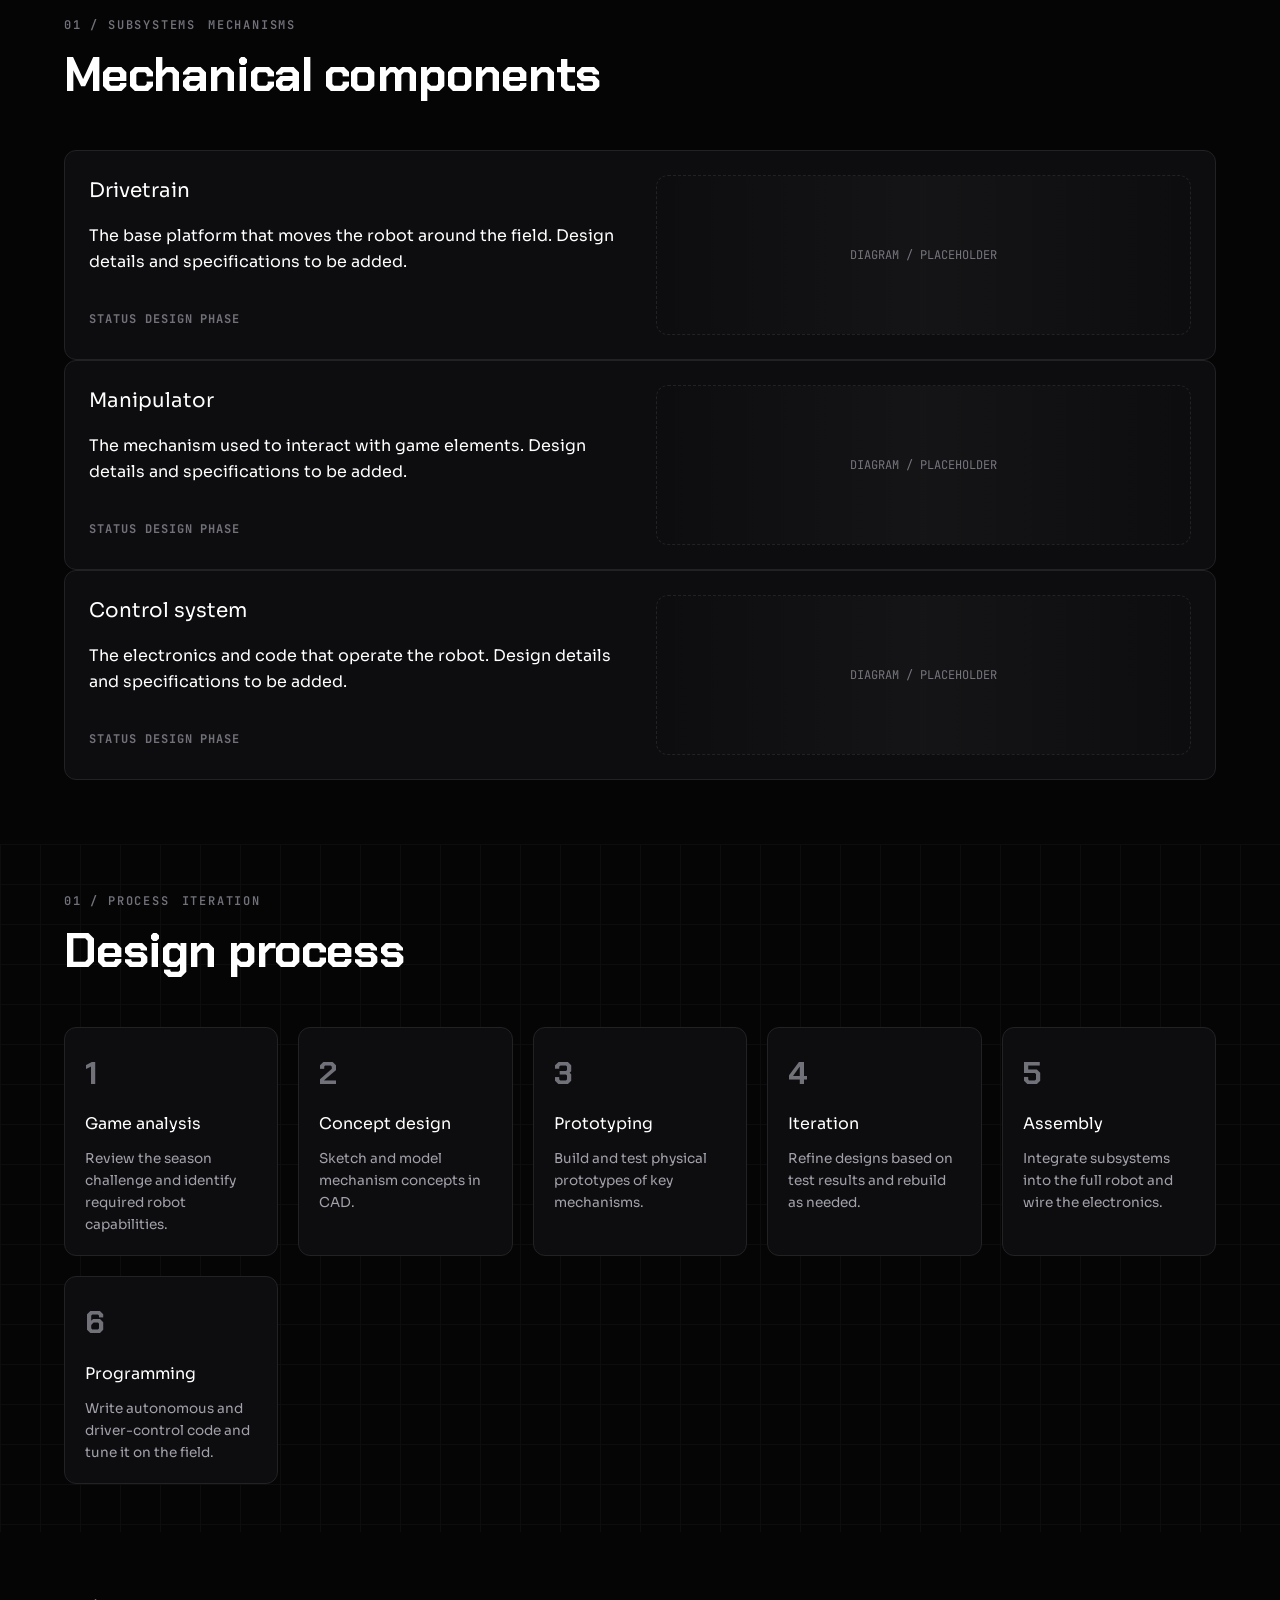
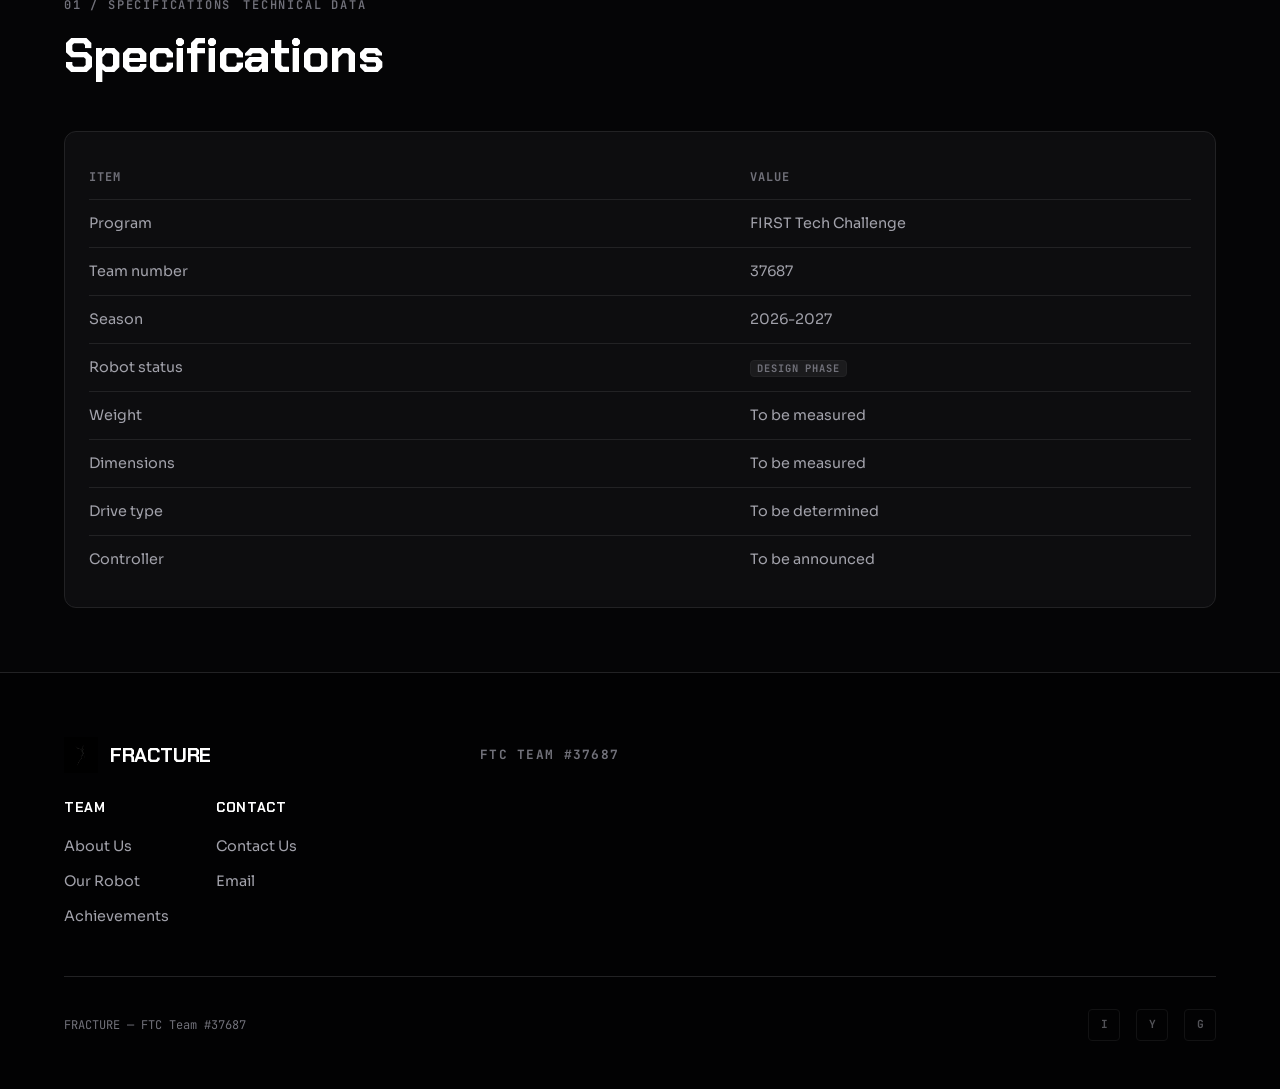
<file: robot.html>
<!DOCTYPE html>
<html lang="en">
<head>
  <meta charset="utf-8" />
  <meta name="viewport" content="width=device-width, initial-scale=1" />
  <title>Our Robot �?" FRACTURE FTC Team 37687</title>
  <meta name="description" content="Fracture FTC Team 37687 robot showcase. Mechanical subsystems, design process, and technical specifications." />
  <meta name="theme-color" content="#050506" />
  <link rel="icon" type="image/svg+xml" href="data:image/svg+xml,%3Csvg xmlns='http://www.w3.org/2000/svg' viewBox='0 0 32 32'%3E%3Crect width='32' height='32' fill='%23050506'/%3E%3Cpath d='M8 8h16v16H8z' fill='%23ffffff'/%3E%3C/svg%3E" />
  <link rel="preconnect" href="https://fonts.googleapis.com" />
  <link rel="preconnect" href="https://gstatic.com" crossorigin />
  <link href="https://fonts.googleapis.com/css2?family=Chakra+Petch:wght@400;600;700;800&family=JetBrains+Mono:wght@400;500;700&family=Sora:wght@400;500;600&display=swap" rel="stylesheet" />
  <link rel="stylesheet" href="assets/css/base.css" />
  <link rel="stylesheet" href="assets/css/layout.css" />
  <link rel="stylesheet" href="assets/css/components.css" />
  <link rel="stylesheet" href="assets/css/pages.css" />
</head>
<body data-page="robot">
  <a class="skip-link" href="#main">Skip to content</a>

  <header class="site-header" id="site-header"></header>

  <div class="page">
    <main id="main" class="main-content">

      <!-- Page header -->
      <section class="section section--compact grid-bg" id="robot-hero">
        <div class="container">
          <div class="section-head section-head--left reveal reveal--up">
            <div class="section-head__label">
              <span>01 / ROBOT</span>
              <span>OUR BUILD</span>
            </div>
            <div class="section-head__main">
              <h2 class="section-title">Our robot</h2>
            </div>
            <div class="section-head__aside">
              <p>The current season&rsquo;s robot is in the design and prototyping phase. Technical details are added as the build progresses.</p>
            </div>
          </div>
        </div>
      </section>

      <!-- Introduction -->
      <section class="section" id="robot-intro">
        <div class="container">
          <div class="split">
            <div class="split__copy reveal reveal--left">
              <h2 class="split__heading">Robot introduction</h2>
              <p class="split__body">
                Fracture&rsquo;s robot is designed and built by the team each FTC season. It combines mechanical subsystems, electrical wiring, and software to complete the game challenge. The current season&rsquo;s robot is in the design and prototyping phase.
              </p>
              <p class="split__body">
                Subsystems, mechanisms, and specifications below are placeholders pending the season&rsquo;s design review. They will be replaced with real technical information as the robot is built.
              </p>
            </div>
            <div class="split__visual reveal reveal--right">
              <figure class="figure ratio-4-3">
                <img
                  src="assets/images/robot/hero-chassis.jpg"
                  alt="Robot chassis"
                  loading="lazy"
                  decoding="async"
                />
              </figure>
              <div class="figure-caption">CHASSIS / REFERENCE</div>
            </div>
          </div>
        </div>
      </section>

      <!-- Gallery -->
      <section class="section section--compact" id="robot-gallery">
        <div class="container">
          <div class="section-head section-head--left reveal reveal--up">
            <div class="section-head__label">
              <span>01 / GALLERY</span>
              <span>IMAGES &amp; CAD</span>
            </div>
            <div class="section-head__main">
              <h2 class="section-title">Robot gallery</h2>
            </div>
          </div>

          <div class="preview-row" id="robot-gallery-grid">
            <!-- Rendered by script -->
          </div>
        </div>
      </section>

      <!-- Subsystems -->
      <section class="section" id="robot-subsystems">
        <div class="container">
          <div class="section-head section-head--left reveal reveal--up">
            <div class="section-head__label">
              <span>01 / SUBSYSTEMS</span>
              <span>MECHANISMS</span>
            </div>
            <div class="section-head__main">
              <h2 class="section-title">Mechanical components</h2>
            </div>
          </div>

          <div id="subsystem-list">
            <!-- Rendered by script -->
          </div>
        </div>
      </section>

      <!-- Design process -->
      <section class="section section--compact grid-bg" id="robot-process">
        <div class="container">
          <div class="section-head section-head--left reveal reveal--up">
            <div class="section-head__label">
              <span>01 / PROCESS</span>
              <span>ITERATION</span>
            </div>
            <div class="section-head__main">
              <h2 class="section-title">Design process</h2>
            </div>
          </div>

          <div class="process-grid" id="process-list">
            <!-- Rendered by script -->
          </div>
        </div>
      </section>

      <!-- Specifications -->
      <section class="section" id="robot-specs">
        <div class="container">
          <div class="section-head section-head--left reveal reveal--up">
            <div class="section-head__label">
              <span>01 / SPECIFICATIONS</span>
              <span>TECHNICAL DATA</span>
            </div>
            <div class="section-head__main">
              <h2 class="section-title">Specifications</h2>
            </div>
          </div>

          <div class="card reveal reveal--up">
            <table class="spec-table" id="spec-table">
              <!-- Rendered by script -->
            </table>
          </div>
        </div>
      </section>

    </main>
  </div>

  <footer class="site-footer" id="site-footer"></footer>

  <script src="assets/js/content.js"></script>
  <script src="assets/js/main.js"></script>
  <script>
    /* Render robot page content from centralized content file */
    (function () {
      const CONTENT = window.FRACTURE_CONTENT || {};
      const robot = CONTENT.robot || {};

      // Gallery
      const galleryGrid = document.getElementById("robot-gallery-grid");
      if (galleryGrid && robot.gallery) {
        galleryGrid.innerHTML = robot.gallery.map((item) => `
          <div class="preview-item reveal reveal--up">
            <div class="preview-item__figure">
              <img src="${item.src}" alt="${item.alt}" loading="lazy" decoding="async">
            </div>
            <div class="figure-caption">${item.caption}</div>
          </div>
        `).join("");
      }

      // Subsystems
      const subsystemList = document.getElementById("subsystem-list");
      if (subsystemList && robot.subsystems) {
        subsystemList.innerHTML = robot.subsystems.map((s) => `
          <div class="subsystem reveal reveal--up">
            <div class="subsystem__copy">
              <div class="subsystem__title">${s.title}</div>
              <p class="subsystem__body">${s.body}</p>
              <div class="subsystem__status subsystem__status--pending">
                <span>STATUS</span>
                <span>${s.status}</span>
              </div>
            </div>
            <div class="subsystem__visual">
              <div class="image-placeholder" style="height:160px; width:100%; border-radius:var(--radius-lg); display:flex; align-items:center; justify-content:center;">
                <span style="font-family:var(--font-mono); font-size:0.75rem; color:var(--color-text-tertiary);">DIAGRAM / PLACEHOLDER</span>
              </div>
            </div>
          </div>
        `).join("");
      }

      // Process steps
      const processList = document.getElementById("process-list");
      if (processList && robot.process) {
        processList.innerHTML = robot.process.steps.map((step, i) => `
          <div class="process-step reveal reveal--up" style="--i:${i}">
            <div class="process-step__num">${i + 1}</div>
            <div class="process-step__title">${step.title}</div>
            <div class="process-step__body">${step.body}</div>
          </div>
        `).join("");
      }

      // Specifications
      const specTable = document.getElementById("spec-table");
      if (specTable && robot.specifications) {
        specTable.innerHTML = `
          <thead>
            <tr><th>Item</th><th>Value</th></tr>
          </thead>
          <tbody>
            ${robot.specifications.items.map((item) => `
              <tr>
                <td>${item.label}</td>
                <td ${item.type === "badge-pending" ? 'class="badge-pending-td"' : ""}>
                  ${item.type === "badge-pending"
                    ? `<span class="badge" style="background:rgba(255,255,255,0.06); color:var(--color-text-tertiary); border:1px solid var(--color-border);">${item.value}</span>`
                    : item.value}
                </td>
              </tr>
            `).join("")}
          </tbody>
        `;
      }
    })();
  </script>
</body>
</html>
</file>
<file: assets/css/base.css>
/*======================================================================
  FRACTURE FTC TEAM #37687 — Base Styles
  Design system variables, reset, and typography
======================================================================*/

/*--------------------------------------------------------------
  Design tokens
--------------------------------------------------------------*/
:root {
  /* Color palette — black / white / grayscale */
  --color-bg:          #050506;
  --color-bg-surface:  #0d0d0f;
  --color-bg-surface-2:#111113;
  --color-bg-surface-3:#161618;

  --color-border:      #222224;
  --color-border-strong:#333336;
  --color-border-hover:#4a4a4e;

  --color-text-primary:  #ffffff;
  --color-text-secondary:#a1a1aa;
  --color-text-tertiary: #71717a;
  --color-text-muted:    #52525b;

  --color-accent:        #ffffff;
  --color-accent-hover:  #e5e5e5;

  /* Typography */
  --font-display: "Chakra Petch", sans-serif;
  --font-body:    "Sora", sans-serif;
  --font-mono:    "JetBrains Mono", monospace;

  /* Spacing */
  --space-1: 0.25rem;
  --space-2: 0.5rem;
  --space-3: 0.75rem;
  --space-4: 1rem;
  --space-5: 1.25rem;
  --space-6: 1.5rem;
  --space-8: 2rem;
  --space-10: 2.5rem;
  --space-12: 3rem;
  --space-16: 4rem;
  --space-20: 5rem;

  /* Border radius */
  --radius-sm: 4px;
  --radius-md: 8px;
  --radius-lg: 12px;

  /* Transitions */
  --transition-fast: 150ms ease;
  --transition-base: 250ms ease;
  --transition-slow: 400ms ease;

  /* Layout */
  --container-max: 1200px;
  --header-height: 80px;
  --nav-gap: 1.5rem;

  /* Reduced motion */
  --motion-safe: all var(--transition-base);
}

/* Respect reduced motion preference */
@media (prefers-reduced-motion: reduce) {
  :root {
    --motion-safe: none;
  }
  *,
  *::before,
  *::after {
    animation-duration: 0.01ms !important;
    animation-iteration-count: 1 !important;
    transition-duration: 0.01ms !important;
    scroll-behavior: auto !important;
  }
}

/*--------------------------------------------------------------
  Reset
--------------------------------------------------------------*/
*,
*::before,
*::after {
  box-sizing: border-box;
  margin: 0;
  padding: 0;
}

html {
  scroll-behavior: smooth;
  font-size: 16px;
}

body {
  background: var(--color-bg);
  color: var(--color-text-primary);
  font-family: var(--font-body);
  font-size: 1rem;
  line-height: 1.6;
  font-weight: 400;
  -webkit-font-smoothing: antialiased;
  overflow-x: hidden;
}

img {
  display: block;
  max-width: 100%;
  height: auto;
  font-style: italic;
}

a {
  color: inherit;
  text-decoration: none;
}

button,
a {
  background: none;
  border: none;
  font: inherit;
  color: inherit;
  cursor: pointer;
}

ul,
ol {
  list-style: none;
}

h1,
h2,
h3,
h4,
h5,
h6 {
  font-family: var(--font-display);
  font-weight: 700;
  line-height: 1.15;
  color: var(--color-text-primary);
}

p {
  margin-bottom: var(--space-5);
}

/*--------------------------------------------------------------
  Typography scale
--------------------------------------------------------------*/
.text-xs  { font-size: 0.75rem;  line-height: 1.4; }
.text-sm  { font-size: 0.875rem; line-height: 1.5; }
.text-base{ font-size: 1rem;     line-height: 1.6; }
.text-lg  { font-size: 1.125rem; line-height: 1.6; }
.text-xl  { font-size: 1.25rem;  line-height: 1.6; }
.text-2xl { font-size: 1.5rem;   line-height: 1.5; }
.text-3xl { font-size: 1.875rem; line-height: 1.4; }
.text-4xl { font-size: 2.25rem;  line-height: 1.3; }
.text-5xl { font-size: 3rem;     line-height: 1.2; }
.text-6xl { font-size: 3.75rem;  line-height: 1.15; }
.text-7xl { font-size: 4.5rem;   line-height: 1.1; }
.text-8xl { font-size: 6rem;     line-height: 1; }

.font-display   { font-family: var(--font-display); }
.font-body      { font-family: var(--font-body); }
.font-mono      { font-family: var(--font-mono); }

.font-light  { font-weight: 300; }
.font-normal { font-weight: 400; }
.font-medium { font-weight: 500; }
.font-semibold{ font-weight: 600; }
.font-bold   { font-weight: 700; }
.font-extrabold{ font-weight: 800; }

.leading-tight  { line-height: 1.25; }
.leading-snug   { line-height: 1.375; }
.leading-normal { line-height: 1.6; }
.leading-loose  { line-height: 2; }

.text-primary   { color: var(--color-text-primary); }
.text-secondary { color: var(--color-text-secondary); }
.text-tertiary  { color: var(--color-text-tertiary); }
.text-muted     { color: var(--color-text-muted); }

/*--------------------------------------------------------------
  Utility
--------------------------------------------------------------*/
.visually-hidden {
  position: absolute;
  width: 1px;
  height: 1px;
  padding: 0;
  margin: -1px;
  overflow: hidden;
  clip: rect(0 0 0 0);
  white-space: nowrap;
  border: 0;
}

.skip-link {
  position: absolute;
  top: -100%;
  left: 50%;
  transform: translateX(-50%);
  background: var(--color-text-primary);
  color: var(--color-bg);
  padding: var(--space-3) var(--space-5);
  font-family: var(--font-mono);
  font-size: 0.75rem;
  font-weight: 700;
  letter-spacing: 0.1em;
  z-index: 10000;
  transition: var(--motion-safe);
}

.skip-link:focus {
  top: var(--space-4);
}

.container {
  width: 100%;
  max-width: var(--container-max);
  margin: 0 auto;
  padding: 0 var(--space-6);
}

.section {
  padding: var(--space-16) 0;
}

.section--compact {
  padding: var(--space-12) 0;
}

.section--small {
  padding: var(--space-10) 0;
}

/*--------------------------------------------------------------
  Section headers
--------------------------------------------------------------*/
.section-head {
  display: flex;
  flex-direction: column;
  gap: var(--space-3);
  margin-bottom: var(--space-12);
  text-align: center;
}

.section-head__label {
  display: flex;
  align-items: center;
  justify-content: center;
  gap: var(--space-3);
  font-family: var(--font-mono);
  font-size: 0.75rem;
  font-weight: 600;
  letter-spacing: 0.15em;
  text-transform: uppercase;
  color: var(--color-text-tertiary);
}

.section-head__main h2 {
  font-size: clamp(2rem, 4vw, 3rem);
  letter-spacing: -0.02em;
}

.section-head__aside {
  max-width: 42rem;
  margin: 0 auto;
  color: var(--color-text-secondary);
  font-size: 1.05rem;
}

.section-head--left .section-head__label,
.section-head--left .section-head__main,
.section-head--left .section-head__aside {
  text-align: left;
  margin-left: 0;
  margin-right: 0;
}

.section-head--left .section-head__label {
  justify-content: flex-start;
}

/*--------------------------------------------------------------
  Buttons
--------------------------------------------------------------*/
.btn {
  display: inline-flex;
  align-items: center;
  justify-content: center;
  gap: var(--space-2);
  padding: var(--space-3_5) var(--space-6);
  font-family: var(--font-display);
  font-size: 0.85rem;
  font-weight: 700;
  letter-spacing: 0.05em;
  text-transform: uppercase;
  border-radius: var(--radius-md);
  transition: var(--motion-safe);
  line-height: 1;
}

.btn--primary {
  background: var(--color-text-primary);
  color: var(--color-bg);
}

.btn--primary:hover {
  background: var(--color-accent-hover);
}

.btn--ghost {
  border: 1px solid var(--color-border-strong);
  color: var(--color-text-primary);
}

.btn--ghost:hover {
  border-color: var(--color-text-primary);
  background: rgba(255, 255, 255, 0.05);
}

.btn--outline {
  border: 1px solid var(--color-border-strong);
  color: var(--color-text-secondary);
  background: transparent;
}

.btn--outline:hover {
  border-color: var(--color-text-primary);
  color: var(--color-text-primary);
}

.btn-sm {
  padding: var(--space-2) var(--space-4);
  font-size: 0.75rem;
}

.btn-arrow {
  font-size: 0.7em;
  display: inline-block;
}

/*--------------------------------------------------------------
  Badges & tags
--------------------------------------------------------------*/
.badge {
  display: inline-flex;
  align-items: center;
  padding: 0.2em 0.6em;
  border-radius: var(--radius-sm);
  font-family: var(--font-mono);
  font-size: 0.65rem;
  font-weight: 700;
  letter-spacing: 0.08em;
  text-transform: uppercase;
  line-height: 1;
}

.bg--surface { background: var(--color-bg-surface); }
.bg--surface-2{ background: var(--color-bg-surface-2); }

.border { border: 1px solid var(--color-border); }

.rounded { border-radius: var(--radius-md); }
.rounded-lg { border-radius: var(--radius-lg); }

/*--------------------------------------------------------------
  Placeholder images (technical fallback when no photo)
--------------------------------------------------------------*/
.image-placeholder {
  position: relative;
  background: var(--color-bg-surface);
  border: 1px dashed var(--color-border);
  color: var(--color-text-tertiary);
  font-family: var(--font-mono);
  font-size: 0.8rem;
  text-align: center;
  overflow: hidden;
}

.image-placeholder::before {
  content: "";
  position: absolute;
  inset: 0;
  background-image:
    linear-gradient(90deg, transparent 0%, rgba(255,255,255,0.03) 50%, transparent 100%);
  animation: shimmer 2s infinite;
}

@keyframes shimmer {
  0%   { transform: translateX(-100%); }
  100% { transform: translateX(100%); }
}

/*--------------------------------------------------------------
  Reveal animation (scroll)
--------------------------------------------------------------*/
.reveal {
  opacity: 0;
  transform: translateY(30px);
  transition: opacity 600ms ease, transform 600ms ease;
}

.reveal--left  { transform: translateX(-40px); }
.reveal--right { transform: translateX(40px); }
.reveal--up    { transform: translateY(50px); }

.reveal.visible {
  opacity: 1;
  transform: translate(0);
}

/* Grid background for technical feel */
.grid-bg {
  position: relative;
  overflow: hidden;
}

.grid-bg::after {
  content: "";
  position: absolute;
  inset: 0;
  background-image:
    linear-gradient(var(--color-border), 1px, transparent 1px),
    linear-gradient(90deg, var(--color-border), 1px, transparent 1px);
  background-size: 40px 40px;
  background-color: transparent;
  pointer-events: none;
  z-index: 0;
  opacity: 0.3;
}

.grid-bg > * {
  position: relative;
  z-index: 1;
}
</file>
<file: assets/css/layout.css>
/*======================================================================
  FRACTURE FTC TEAM #37687 — Layout
  Header, navigation, footer, and page shell
======================================================================*/

/*--------------------------------------------------------------
  Page shell
--------------------------------------------------------------*/
.page {
  min-height: 100vh;
  display: flex;
  flex-direction: column;
}

.main-content {
  flex: 1;
}

/*--------------------------------------------------------------
  Header / Navigation
--------------------------------------------------------------*/
.site-header {
  position: sticky;
  top: 0;
  z-index: 50;
  background: var(--color-bg);
  border-bottom: 1px solid var(--color-border);
  backdrop-filter: blur(12px);
  -webkit-backdrop-filter: blur(12px);
}

.header-inner {
  display: flex;
  align-items: center;
  justify-content: space-between;
  height: var(--header-height);
  padding: 0 var(--space-6);
}

.brand {
  display: flex;
  align-items: center;
  gap: var(--space-3);
  text-decoration: none;
}

.brand img {
  display: block;
  height: 40px;
  width: auto;
}

.brand .wordmark {
  font-family: var(--font-display);
  font-size: 1.5rem;
  font-weight: 800;
  letter-spacing: -0.01em;
  color: var(--color-text-primary);
}

.nav-list {
  display: flex;
  align-items: center;
  gap: var(--nav-gag, var(--nav-gap));
}

.nav-link {
  font-family: var(--font-display);
  font-size: 0.85rem;
  font-weight: 600;
  letter-spacing: 0.03em;
  color: var(--color-text-secondary);
  padding: var(--space-2) var(--space-3);
  border-radius: var(--radius-md);
  transition: var(--motion-safe);
  white-space: nowrap;
}

.nav-link:hover {
  color: var(--color-text-primary);
  background: rgba(255, 255, 255, 0.03);
}

.nav-link--active {
  color: var(--color-text-primary);
  background: rgba(255, 255, 255, 0.08);
}

/*--------------------------------------------------------------
  Mobile menu
--------------------------------------------------------------*/
.mobile-menu-toggle {
  display: none;
  width: 40px;
  height: 40px;
  align-items: center;
  justify-content: center;
  color: var(--color-text-primary);
}

.mobile-menu-toggle .hamburger {
  position: relative;
  width: 22px;
  height: 2px;
  background: var(--color-text-primary);
  border-radius: 2px;
}

.mobile-menu-toggle .hamburger::before,
.mobile-menu-toggle .hamburger::after {
  content: "";
  position: absolute;
  left: 0;
  width: 22px;
  height: 2px;
  background: var(--color-text-primary);
  border-radius: 2px;
  transition: var(--motion-safe);
}

.mobile-menu-toggle .hamburger::before { top: -7px; }
.mobile-menu-toggle .hamburger::after  { bottom: -7px; }

.mobile-menu-toggle.open .hamburger {
  background: transparent;
}

.mobile-menu-toggle.open .hamburger::before {
  top: 0;
  transform: rotate(45deg);
}

.mobile-menu-toggle.open .hamburger::after {
  bottom: 0;
  transform: rotate(-45deg);
}

.mobile-menu {
  position: absolute;
  top: var(--header-height);
  left: 0;
  right: 0;
  background: var(--color-bg-surface);
  border-bottom: 1px solid var(--color-border);
  flex-direction: column;
  align-items: stretch;
  padding: var(--space-6);
  gap: 0;
  transform: translateY(-100%);
  opacity: 0;
  visibility: hidden;
  transition: transform 250ms ease, opacity 250ms ease, visibility 250ms ease;
}

.mobile-menu.open {
  transform: translateY(0);
  opacity: 1;
  visibility: visible;
}

.mobile-link {
  display: block;
  padding: var(--space-4);
  font-family: var(--font-display);
  font-size: 1.1rem;
  font-weight: 700;
  color: var(--color-text-primary);
  border-bottom: 1px solid var(--color-border);
  text-align: center;
  transition: var(--motion-safe);
}

.mobile-link:hover {
  background: rgba(255, 255, 255, 0.05);
  color: var(--color-text-primary);
}

.mobile-link--active {
  background: rgba(255, 255, 255, 0.08);
}

/*--------------------------------------------------------------
  Footer
--------------------------------------------------------------*/
.site-footer {
  background: #020203;
  border-top: 1px solid var(--color-border);
  padding: var(--space-16) 0 var(--space-12);
  margin-top: auto;
}

.footer-grid {
  display: grid;
  grid-template-columns: 1fr 2fr;
  gap: var(--space-12);
  align-items: start;
}

.footer-brand {
  display: flex;
  align-items: center;
  gap: var(--space-3);
  margin-bottom: var(--space-6);
}

.footer-brand img {
  height: 36px;
  width: auto;
}

.footer-brand .wordmark {
  font-family: var(--font-display);
  font-size: 1.25rem;
  font-weight: 800;
  letter-spacing: -0.01em;
  color: var(--color-text-primary);
}

.footer-team-id {
  font-family: var(--font-mono);
  font-size: 0.8rem;
  font-weight: 700;
  letter-spacing: 0.1em;
  color: var(--color-text-tertiary);
  margin-top: var(--space-2);
}

.footer-links {
  display: flex;
  flex-wrap: wrap;
  gap: var(--space-8);
}

.footer-link-group {
  min-width: 120px;
}

.footer-link-group__title {
  font-family: var(--font-display);
  font-size: 0.85rem;
  font-weight: 700;
  letter-spacing: 0.05em;
  text-transform: uppercase;
  color: var(--color-text-primary);
  margin-bottom: var(--space-4);
}

.footer-link-group__list {
  display: flex;
  flex-direction: column;
  gap: var(--space-3);
}

.footer-link-group__item {
  font-size: 0.9rem;
  color: var(--color-text-secondary);
  transition: var(--motion-safe);
}

.footer-link-group__item:hover {
  color: var(--color-text-primary);
}

.footer-bottom {
  margin-top: var(--space-12);
  padding-top: var(--space-8);
  border-top: 1px solid var(--color-border);
  display: flex;
  justify-content: space-between;
  align-items: center;
  flex-wrap: wrap;
  gap: var(--space-4);
}

.footer-copy {
  font-family: var(--font-mono);
  font-size: 0.75rem;
  color: var(--color-text-tertiary);
}

.footer-socials {
  display: flex;
  gap: var(--space-4);
}

.footer-social {
  width: 32px;
  height: 32px;
  border: 1px solid var(--color-border);
  border-radius: var(--radius-sm);
  display: flex;
  align-items: center;
  justify-content: center;
  font-family: var(--font-mono);
  font-size: 0.7rem;
  font-weight: 700;
  color: var(--color-text-secondary);
  transition: var(--motion-safe);
}

.footer-social:hover {
  border-color: var(--color-text-primary);
  color: var(--color-text-primary);
}

/*--------------------------------------------------------------
  Responsive layout
--------------------------------------------------------------*/
@media (max-width: 900px) {
  .nav-list {
    display: none;
  }

  .mobile-menu-toggle {
    display: flex;
  }

  .footer-grid {
    grid-template-columns: 1fr;
    gap: var(--space-10);
  }

  .footer-bottom {
    flex-direction: column;
    align-items: flex-start;
  }

  .footer-socials {
    margin-top: var(--space-2);
  }
}

@media (max-width: 600px) {
  .header-inner {
    padding: 0 var(--space-4);
  }

  .brand .wordmark {
    font-size: 1.2rem;
  }

  .brand img {
    height: 32px;
  }

  .container {
    padding: 0 var(--space-4);
  }
}
</file>
<file: assets/css/components.css>
/*======================================================================
  FRACTURE FTC TEAM #37687 — Components
  Reusable UI components used across pages
======================================================================*/

/*--------------------------------------------------------------
  Image figure
--------------------------------------------------------------*/
.figure {
  position: relative;
  overflow: hidden;
  border-radius: var(--radius-lg);
  background: var(--color-bg-surface);
}

.figure img {
  width: 100%;
  height: 100%;
  object-fit: cover;
  display: block;
  transition: transform var(--transition-slow);
}

.figure:hover img {
  transform: scale(1.03);
}

.figure-caption {
  margin-top: var(--space-3);
  font-family: var(--font-mono);
  font-size: 0.75rem;
  font-weight: 700;
  letter-spacing: 0.08em;
  text-transform: uppercase;
  color: var(--color-text-tertiary);
}

/*--------------------------------------------------------------
  Card
--------------------------------------------------------------*/
.card {
  background: var(--color-bg-surface);
  border: 1px solid var(--color-border);
  border-radius: var(--radius-lg);
  padding: var(--space-6);
  transition: var(--motion-safe);
}

.card:hover {
  border-color: var(--color-border-strong);
}

.card--raised {
  box-shadow: 0 20px 40px -10px rgba(0, 0, 0, 0.4);
}

.card--raised:hover {
  box-shadow: 0 24px 48px -12px rgba(0, 0, 0, 0.5);
}

.card__title {
  font-size: 1.25rem;
  margin-bottom: var(--space-3);
}

.card__body {
  color: var(--color-text-secondary);
  font-size: 0.95rem;
  line-height: 1.7;
}

.card__footer {
  margin-top: var(--space-6);
  display: flex;
  align-items: center;
  justify-content: space-between;
  gap: var(--space-4);
}

/*--------------------------------------------------------------
  Stat item
--------------------------------------------------------------*/
.stat {
  text-align: center;
}

.stat__value {
  font-family: var(--font-display);
  font-size: 2rem;
  font-weight: 800;
  letter-spacing: -0.02em;
  color: var(--color-text-primary);
}

.stat__label {
  font-family: var(--font-mono);
  font-size: 0.7rem;
  font-weight: 700;
  letter-spacing: 0.1em;
  text-transform: uppercase;
  color: var(--color-text-tertiary);
  margin-top: var(--space-2);
}

/*--------------------------------------------------------------
  Two-column split section
--------------------------------------------------------------*/
.split {
  display: grid;
  grid-template-columns: 1fr 1fr;
  gap: var(--space-12);
  align-items: center;
}

.split--reverse {
  grid-column: 2 / 1;
}

.split__copy {
  display: flex;
  flex-direction: column;
  justify-content: center;
}

.split__visual {
  position: relative;
}

.split__heading {
  font-size: clamp(1.75rem, 3vw, 2.5rem);
  line-height: 1.2;
  letter-spacing: -0.02em;
  margin-bottom: var(--space-5);
}

.split__body {
  color: var(--color-text-secondary);
  font-size: 1.05rem;
  line-height: 1.8;
  max-width: 42rem;
}

.split--alt .split__body {
  color: var(--color-text-secondary);
}

/*--------------------------------------------------------------
  Three-band stat strip (homepage)
--------------------------------------------------------------*/
.stat-band {
  display: flex;
  flex-wrap: wrap;
  gap: var(--space-6);
  justify-content: center;
  border-top: 1px solid var(--color-border);
  border-bottom: 1px solid var(--color-border);
  padding: var(--space-8) 0;
  background: var(--color-bg-surface);
}

.stat-band-item {
  text-align: center;
  padding: 0 var(--space-4);
}

.stat-band-item__value {
  font-family: var(--font-display);
  font-size: 1.75rem;
  font-weight: 800;
  color: var(--color-text-primary);
}

.stat-band-item__label {
  font-family: var(--font-mono);
  font-size: 0.7rem;
  font-weight: 700;
  letter-spacing: 0.1em;
  text-transform: uppercase;
  color: var(--color-text-tertiary);
  margin-top: var(--space-2);
}

/*--------------------------------------------------------------
  Subsystem card (robot page)
--------------------------------------------------------------*/
.subsystem {
  display: grid;
  grid-template-columns: 1fr 1fr;
  gap: var(--space-8);
  align-items: start;
  background: var(--color-bg-surface);
  border: 1px solid var(--color-border);
  border-radius: var(--radius-lg);
  padding: var(--space-6);
  transition: var(--motion-safe);
}

.subsystem:hover {
  border-color: var(--color-border-strong);
}

.subsystem__copy {
  display: flex;
  flex-direction: column;
  gap: var(--space-4);
}

.subsystem__title {
  font-size: 1.25rem;
}

.subsystem__status {
  display: inline-flex;
  align-items: center;
  gap: var(--space-2);
  font-family: var(--font-mono);
  font-size: 0.75rem;
  font-weight: 700;
  letter-spacing: 0.08em;
  text-transform: uppercase;
}

.subsystem__status--pending {
  color: var(--color-text-tertiary);
}

.subsystem__visual {
  position: relative;
}

@media (max-width: 700px) {
  .subsystem {
    grid-template-columns: 1fr;
  }
}

/*--------------------------------------------------------------
  Process steps (robot page)
--------------------------------------------------------------*/
.process-grid {
  display: grid;
  grid-template-columns: repeat(auto-fit, minmax(200px, 1fr));
  gap: var(--space-5);
}

.process-step {
  background: var(--color-bg-surface);
  border: 1px solid var(--color-border);
  border-radius: var(--radius-lg);
  padding: var(--space-5);
  display: flex;
  flex-direction: column;
  gap: var(--space-3);
  transition: var(--motion-safe);
}

.process-step:hover {
  border-color: var(--color-border-strong);
}

.process-step__num {
  font-family: var(--font-display);
  font-size: 2rem;
  font-weight: 800;
  color: var(--color-text-tertiary);
}

.process-step__title {
  font-size: 1rem;
  color: var(--color-text-primary);
}

.process-step__body {
  font-size: 0.85rem;
  color: var(--color-text-secondary);
  line-height: 1.6;
}

/*--------------------------------------------------------------
  Specification table (robot page)
--------------------------------------------------------------*/
.spec-table {
  width: 100%;
  border-collapse: separate;
  border-spacing: 0;
}

.spec-table th,
.spec-table td {
  text-align: left;
  padding: var(--space-3) 0;
  border-bottom: 1px solid var(--color-border);
  font-size: 0.9rem;
}

.spec-table th {
  font-family: var(--font-mono);
  font-size: 0.75rem;
  font-weight: 700;
  letter-spacing: 0.08em;
  text-transform: uppercase;
  color: var(--color-text-tertiary);
  width: 40%;
}

.spec-table td {
  color: var(--color-text-secondary);
  font-family: var(--font-body);
  width: 60%;
}

.spec-table tr:last-child td {
  border-bottom: none;
}

.spec-table tr:hover {
  background: rgba(255, 255, 255, 0.02);
}

/*--------------------------------------------------------------
  Member card (about page)
--------------------------------------------------------------*/
.member-card {
  background: var(--color-bg-surface);
  border: 1px solid var(--color-border);
  border-radius: var(--radius-lg);
  overflow: hidden;
  transition: var(--motion-safe);
  display: flex;
  flex-direction: column;
}

.member-card:hover {
  border-color: var(--color-border-strong);
}

.member__photo {
  position: relative;
  height: 220px;
  background: var(--color-bg-surface-2);
  overflow: hidden;
}

.member__photo img {
  width: 100%;
  height: 100%;
  object-fit: cover;
  opacity: 0.7;
  transition: opacity var(--transition-slow);
}

.member-card:hover .member__photo img {
  opacity: 0.85;
}

.member__photo-placeholder {
  height: 100%;
  width: 100%;
  display: flex;
  align-items: center;
  justify-content: center;
  background: var(--color-bg-surface-2);
  color: var(--color-text-tertiary);
  font-family: var(--font-mono);
  font-size: 0.75rem;
  font-weight: 700;
  letter-spacing: 0.1em;
  text-transform: uppercase;
  border: 1px dashed var(--color-border);
}

.member__content {
  padding: var(--space-5);
  display: flex;
  flex-direction: column;
  gap: var(--space-3);
}

.member__header {
  display: flex;
  justify-content: between;
  align-items: baseline;
  gap: var(--space-3);
}

.member__name {
  font-size: 1.1rem;
  color: var(--color-text-primary);
}

.member__number {
  font-family: var(--font-mono);
  font-size: 0.75rem;
  font-weight: 700;
  color: var(--color-text-tertiary);
}

.member__role {
  font-family: var(--font-mono);
  font-size: 0.8rem;
  font-weight: 700;
  letter-spacing: 0.08em;
  text-transform: uppercase;
  color: var(--color-text-secondary);
}

.member__focus {
  font-size: 0.9rem;
  color: var(--color-text-secondary);
  line-height: 1.6;
}

.member-grid {
  display: grid;
  grid-template-columns: repeat(auto-fit, minmax(220px, 1fr));
  gap: var(--space-5);
}

/*--------------------------------------------------------------
  Activity items (about page)
--------------------------------------------------------------*/
.activity-grid {
  display: grid;
  grid-template-columns: repeat(auto-fit, minmax(240px, 1fr));
  gap: var(--space-5);
}

.activity-item {
  background: var(--color-bg-surface);
  border: 1px solid var(--color-border);
  border-radius: var(--radius-lg);
  padding: var(--space-6);
  display: flex;
  flex-direction: column;
  gap: var(--space-3);
  transition: var(--motion-safe);
}

.activity-item:hover {
  border-color: var(--color-border-strong);
}

.activity-item__title {
  font-size: 1rem;
  color: var(--color-text-primary);
}

.activity-item__body {
  font-size: 0.9rem;
  color: var(--color-text-secondary);
  line-height: 1.7;
}

/*--------------------------------------------------------------
  Event card (outreach page)
--------------------------------------------------------------*/
.event-card {
  background: var(--color-bg-surface);
  border: 1px solid var(--color-border);
  border-radius: var(--radius-lg);
  overflow: hidden;
  transition: var(--motion-safe);
  display: flex;
  flex-direction: column;
}

.event-card:hover {
  border-color: var(--color-border-strong);
}

.event__figure {
  height: 200px;
  background: var(--color-bg-surface-2);
  overflow: hidden;
  position: relative;
}

.event__figure img {
  width: 100%;
  height: 100%;
  object-fit: cover;
  opacity: 0.7;
  transition: opacity var(--transition-slow);
}

.event-card:hover .event__figure img {
  opacity: 0.85;
}

.event__content {
  padding: var(--space-5);
  display: flex;
  flex-direction: column;
  gap: var(--space-3);
}

.event__title {
  font-size: 1.1rem;
  color: var(--color-text-primary);
}

.event__body {
  font-size: 0.9rem;
  color: var(--color-text-secondary);
  line-height: 1.7;
}

.event__meta {
  display: flex;
  justify-content: space-between;
  align-items: center;
  margin-top: var(--space-3);
  padding-top: var(--space-3);
  border-top: 1px solid var(--color-border);
}

.event__category {
  font-family: var(--font-mono);
  font-size: 0.7rem;
  font-weight: 700;
  letter-spacing: 0.08em;
  text-transform: uppercase;
  color: var(--color-text-tertiary);
}

.event-grid {
  display: grid;
  grid-template-columns: repeat(auto-fill, minmax(300px, 1fr));
  gap: var(--space-5);
}

.no-events {
  text-align: center;
  padding: var(--space-12);
  color: var(--color-text-tertiary);
  font-family: var(--font-mono);
  font-size: 0.9rem;
}

/*--------------------------------------------------------------
  Award card (achievements page)
--------------------------------------------------------------*/
.award-card {
  background: var(--color-bg-surface);
  border: 1px solid var(--color-border);
  border-radius: var(--radius-lg);
  padding: var(--space-6);
  display: flex;
  flex-direction: column;
  gap: var(--space-3);
  transition: var(--motion-safe);
}

.award-card:hover {
  border-color: var(--color-border-strong);
}

.award__title {
  font-size: 1.25rem;
  color: var(--color-text-primary);
}

.award__meta {
  display: flex;
  flex-wrap: wrap;
  gap: var(--space-4);
  font-family: var(--font-mono);
  font-size: 0.8rem;
  font-weight: 700;
  letter-spacing: 0.08em;
  color: var(--color-text-tertiary);
  text-transform: uppercase;
}

.award__body {
  font-size: 0.9rem;
  color: var(--color-text-secondary);
  line-height: 1.7;
}

.award-grid {
  display: grid;
  grid-template-columns: repeat(auto-fill, minmax(320px, 1fr));
  gap: var(--space-5);
}

.no-awards {
  text-align: center;
  padding: var(--space-12);
  color: var(--color-text-tertiary);
  font-family: var(--font-mono);
  font-size: 0.9rem;
}

/*--------------------------------------------------------------
  Contact card
--------------------------------------------------------------*/
.contact-card {
  background: var(--color-bg-surface);
  border: 1px solid var(--color-border);
  border-radius: var(--radius-lg);
  padding: var(--space-6);
  display: flex;
  flex-direction: column;
  gap: var(--space-4);
  transition: var(--motion-safe);
}

.contact-card:hover {
  border-color: var(--color-border-strong);
}

.contact__icon {
  width: 44px;
  height: 44px;
  border: 1px solid var(--color-border);
  border-radius: var(--radius-md);
  display: flex;
  align-items: center;
  justify-content: center;
  font-family: var(--font-display);
  font-size: 1.25rem;
  font-weight: 800;
  color: var(--color-text-primary);
  background: var(--color-bg-surface-2);
}

.contact__title {
  font-size: 1rem;
  font-weight: 700;
  color: var(--color-text-primary);
}

.contact__value {
  font-size: 1rem;
  color: var(--color-text-secondary);
  word-break: break-all;
}

.contact__note {
  margin-top: var(--space-4);
  font-family: var(--font-mono);
  font-size: 0.8rem;
  color: var(--color-text-tertiary);
  font-style: italic;
}

.social-grid {
  display: grid;
  grid-template-columns: repeat(auto-fill, minmax(240px, 1fr));
  gap: var(--space-4);
}

.social-item {
  background: var(--color-bg-surface);
  border: 1px solid var(--color-border);
  border-radius: var(--radius-lg);
  padding: var(--space-5);
  display: flex;
  align-items: center;
  justify-content: space-between;
  gap: var(--space-4);
  transition: var(--motion-safe);
}

.social-item:hover {
  border-color: var(--color-border-strong);
}

.social-item__label {
  font-family: var(--font-display);
  font-size: 0.95rem;
  font-weight: 700;
  color: var(--color-text-primary);
}

.social-item__status {
  font-family: var(--font-mono);
  font-size: 0.75rem;
  font-weight: 700;
  letter-spacing: 0.08em;
  text-transform: uppercase;
  color: var(--color-text-tertiary);
}

/*--------------------------------------------------------------
  Call to action section
--------------------------------------------------------------*/
.cta {
  background: var(--color-bg-surface-2);
  border: 1px solid var(--color-border);
  border-radius: var(--radius-lg);
  padding: var(--space-16) var(--space-12);
  text-align: center;
}

.cta__heading {
  font-size: clamp(2rem, 4vw, 3rem);
  margin-bottom: var(--space-4);
}

.cta__body {
  color: var(--color-text-secondary);
  font-size: 1.1rem;
  line-height: 1.8;
  max-width: 48rem;
  margin: 0 auto var(--space-8);
}

.cta__actions {
  display: flex;
  gap: var(--space-3);
  justify-content: center;
  flex-wrap: wrap;
}

/*--------------------------------------------------------------
  Aspect ratio helpers
--------------------------------------------------------------*/
.ratio-4-3 {
  position: relative;
  padding-bottom: 75%;
}

.ratio-4-3 > img,
.ratio-4-3 .image-placeholder {
  position: absolute;
  inset: 0;
  width: 100%;
  height: 100%;
}
</file>
<file: assets/css/pages.css>
/*======================================================================
  FRACTURE FTC TEAM #37687 — Page Styles
  Homepage hero and page-specific layouts
======================================================================*/

/*--------------------------------------------------------------
  Homepage hero
--------------------------------------------------------------*/
.hero-home {
  position: relative;
  padding: var(--space-16) 0 var(--space-12);
  overflow: hidden;
}

.hero-home .container {
  position: relative;
  z-index: 2;
}

.hero-layout {
  display: grid;
  grid-template-columns: 1fr 1fr;
  gap: var(--space-14);
  align-items: center;
}

.hero-copy {
  display: flex;
  flex-direction: column;
  gap: var(--space-6);
}

.hero-kicker {
  display: flex;
  align-items: center;
  gap: var(--space-3);
  font-family: var(--font-mono);
  font-size: 0.75rem;
  font-weight: 700;
  letter-spacing: 0.15em;
  text-transform: uppercase;
  color: var(--color-text-tertiary);
}

.status-dot {
  width: 8px;
  height: 8px;
  border-radius: 50%;
  background: var(--color-text-primary);
  box-shadow: 0 0 12px var(--color-text-primary);
}

.hero-title {
  font-size: clamp(3rem, 7vw, 7rem);
  font-weight: 800;
  line-height: 0.95;
  letter-spacing: -0.04em;
  color: var(--color-text-primary);
  display: flex;
  flex-direction: column;
  gap: var(--space-1);
}

.hero-title-line {
  display: block;
}

.hero-number {
  font-size: clamp(2.5rem, 6vw, 5.5rem);
  font-weight: 800;
  color: var(--color-text-secondary);
  letter-spacing: -0.03em;
  margin-top: var(--space-2);
}

.hero-lede {
  font-size: 1.15rem;
  color: var(--color-text-secondary);
  line-height: 1.7;
  max-width: 42rem;
}

.hero-actions {
  display: flex;
  gap: var(--space-3);
  flex-wrap: wrap;
}

.hero-specs {
  display: flex;
  flex-wrap: wrap;
  gap: var(--space-6);
  margin-top: var(--space-2);
  padding-top: var(--space-6);
  border-top: 1px solid var(--color-border);
}

.hero-spec {
  font-family: var(--font-mono);
  font-size: 0.8rem;
  font-weight: 700;
  letter-spacing: 0.08em;
  color: var(--color-text-tertiary);
  text-transform: uppercase;
}

.hero-spec strong {
  color: var(--color-text-primary);
  margin-left: var(--space-1);
}

.hero-visual {
  position: relative;
  height: 560px;
  display: flex;
  align-items: center;
  justify-content: center;
}

.hero-graphic {
  position: relative;
  width: 100%;
  height: 100%;
}

.graphic-frame,
.graphic-mark,
.graphic-lines,
.graphic-grid {
  position: absolute;
  pointer-events: none;
}

.graphic-frame {
  inset: 12px;
  border: 1px solid var(--color-border);
  border-radius: var(--radius-md);
}

.graphic-mark {
  inset: 30px;
  border: 1px dashed var(--color-border-strong);
  border-radius: var(--radius-lg);
  opacity: 0.5;
}

.graphic-lines {
  inset: 0;
  background-image:
    repeating-linear-gradient(0deg, transparent, transparent 19px, var(--color-border) 20px),
    repeating-linear-gradient(90deg, transparent, transparent 19px, var(--color-border) 20px);
  background-size: 100% 100%;
  opacity: 0.35;
  border-radius: var(--radius-md);
}

.graphic-grid {
  inset: 0;
  background-image:
    linear-gradient(var(--color-border), 1px, transparent 1px),
    linear-gradient(90deg, var(--color-border), 1px, transparent 1px);
  background-size: 32px 32px;
  opacity: 0.25;
  border-radius: var(--radius-md);
}

.graphic-tag {
  position: absolute;
  display: flex;
  flex-direction: column;
  gap: 2px;
  font-family: var(--font-mono);
  font-weight: 700;
  text-transform: uppercase;
  letter-spacing: 0.08em;
}

.graphic-tag span {
  font-size: 0.7rem;
  color: var(--color-text-tertiary);
}

.graphic-tag strong {
  font-size: 1rem;
  color: var(--color-text-primary);
}

.graphic-tag--tl {
  top: -14px;
  left: -14px;
}

.graphic-tag--br {
  bottom: -14px;
  right: -14px;
  flex-direction: column-reverse;
  align-items: flex-end;
}

.hero-scroll {
  position: absolute;
  bottom: var(--space-6);
  left: 50%;
  transform: translateX(-50%);
  font-family: var(--font-mono);
  font-size: 0.7rem;
  font-weight: 700;
  letter-spacing: 0.15em;
  text-transform: uppercase;
  color: var(--color-text-tertiary);
  opacity: 0.7;
  animation: scrollPulse 3s ease-in-out infinite;
}

@keyframes scrollPulse {
  0%, 100% { transform: translateX(-50%) translateY(0); opacity: 0.7; }
  50% { transform: translateX(-50%) translateY(8px); opacity: 1; }
}

/*--------------------------------------------------------------
  Homepage intro section (asymmetrical)
--------------------------------------------------------------*/
.home-intro {
  position: relative;
  overflow: hidden;
}

.home-intro .split__copy {
  max-width: none;
}

.home-intro .split__heading {
  font-size: clamp(1.75rem, 3vw, 2.25rem);
}

.home-intro .split__body {
  font-size: 1.05rem;
  line-height: 1.8;
}

/*--------------------------------------------------------------
  Homepage preview sections
--------------------------------------------------------------*/
.home-preview {
  position: relative;
  overflow: hidden;
}

.preview-row {
  display: grid;
  grid-template-columns: repeat(3, 1fr);
  gap: var(--space-8);
  align-items: start;
}

.preview-item {
  display: flex;
  flex-direction: column;
  gap: var(--space-5);
}

.preview-item__meta {
  font-family: var(--font-mono);
  font-size: 0.7rem;
  font-weight: 700;
  letter-spacing: 0.1em;
  text-transform: uppercase;
  color: var(--color-text-tertiary);
}

.preview-item__heading {
  font-size: 1.25rem;
  margin-bottom: var(--space-3);
}

.preview-item__body {
  color: var(--color-text-secondary);
  font-size: 0.95rem;
  line-height: 1.8;
}

.preview-item__figure {
  height: 300px;
  background: var(--color-bg-surface-2);
  border-radius: var(--radius-lg);
  overflow: hidden;
  position: relative;
}

.preview-item__figure img {
  width: 100%;
  height: 100%;
  object-fit: cover;
  opacity: 0.7;
  transition: opacity var(--transition-slow);
}

.preview-item:hover .preview-item__figure img {
  opacity: 0.85;
}

/*--------------------------------------------------------------
  Responsive homepage
--------------------------------------------------------------*/
@media (max-width: 900px) {
  .hero-layout {
    grid-template-columns: 1fr;
    gap: var(--space-10);
  }

  .hero-copy {
    order: 2;
    text-align: center;
    align-items: center;
  }

  .hero-kicker {
    justify-content: center;
  }

  .hero-lede {
    text-align: center;
  }

  .hero-actions {
    justify-content: center;
  }

  .hero-specs {
    justify-content: center;
    text-align: center;
  }

  .hero-visual {
    order: 1;
    height: 400px;
  }

  .preview-row {
    grid-template-columns: 1fr;
  }

  .split {
    grid-template-columns: 1fr;
    gap: var(--space-8);
  }

  .split__copy {
    text-align: center;
  }

  .split__heading {
    text-align: center;
  }

  .split__body {
    text-align: center;
  }

  .split--reverse {
    grid-column: 1;
  }
}

@media (max-width: 600px) {
  .hero-home {
    padding: var(--space-12) 0 var(--space-8);
  }

  .hero-title {
    font-size: clamp(2.25rem, 10vw, 4.5rem);
  }

  .hero-number {
    font-size: clamp(1.75rem, 8vw, 3rem);
  }

  .hero-visual {
    height: 300px;
  }

  .section {
    padding: var(--space-10) 0;
  }
}
</file>
